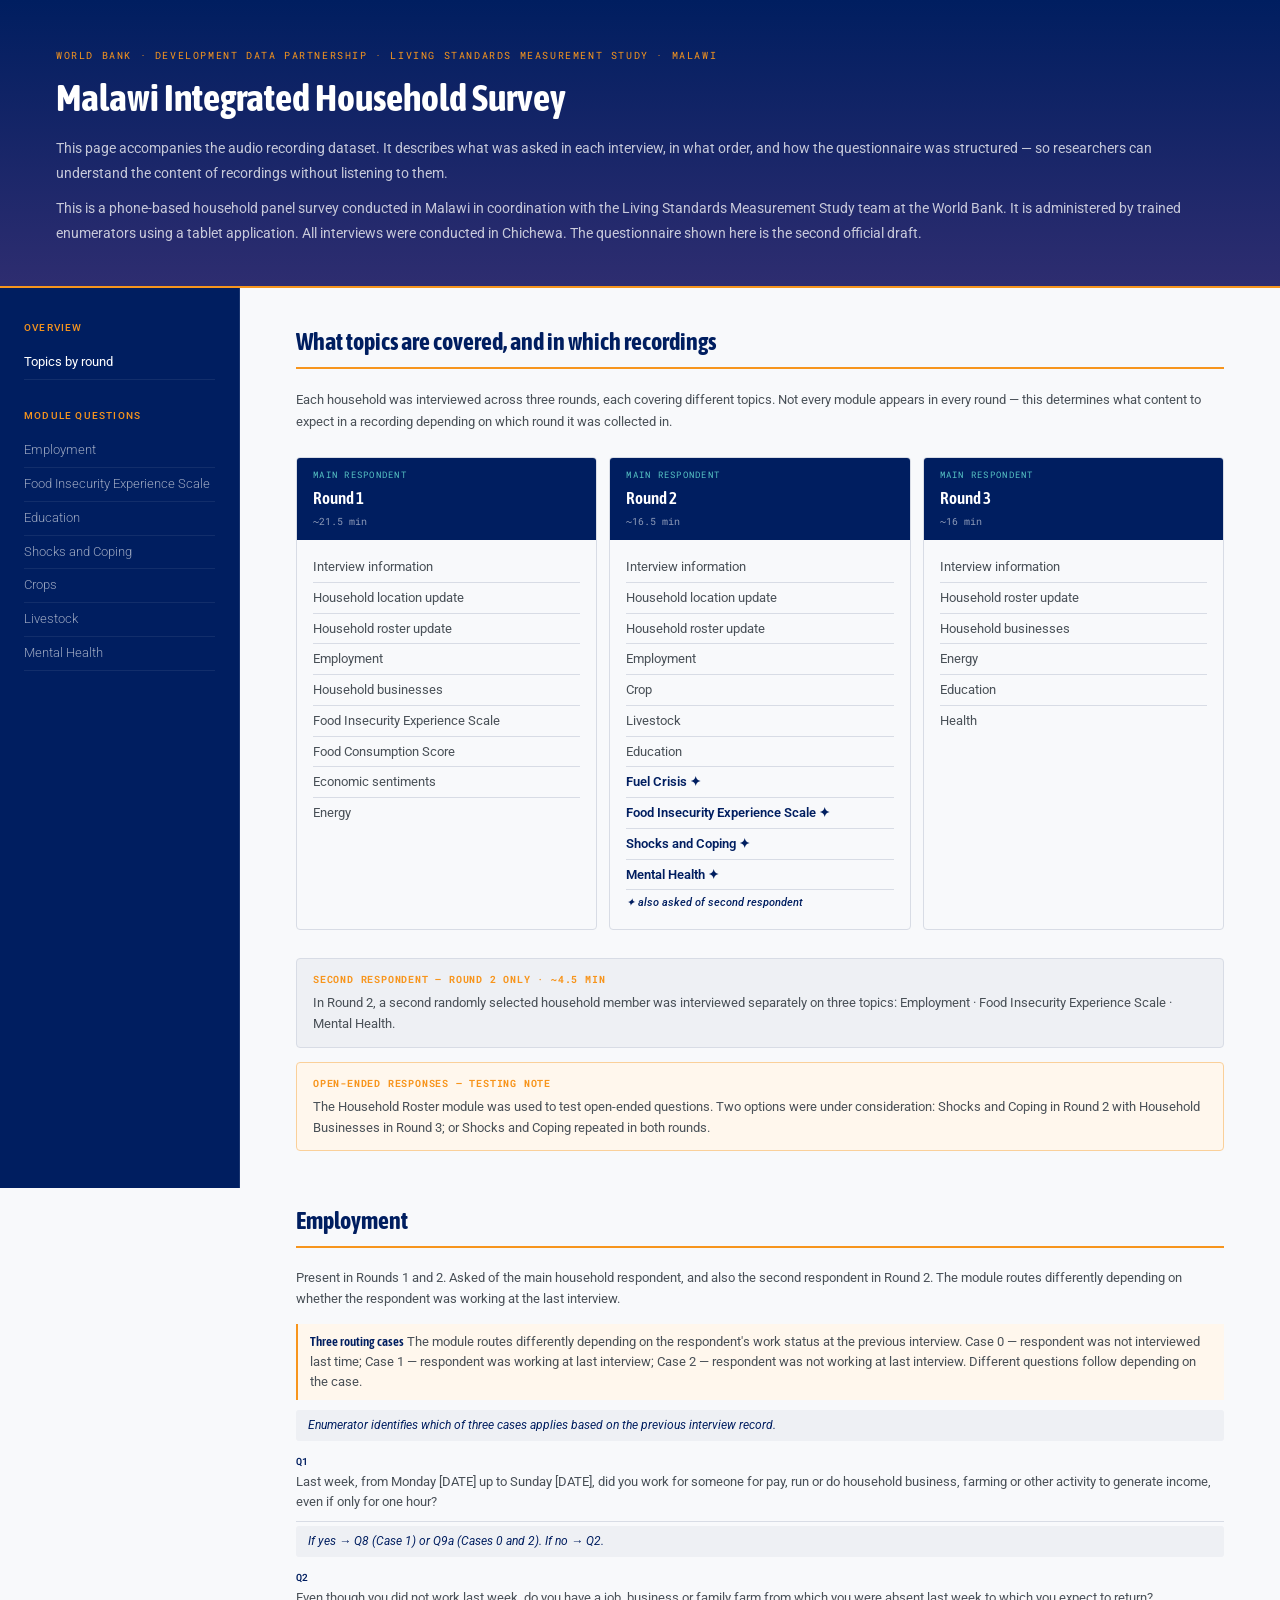
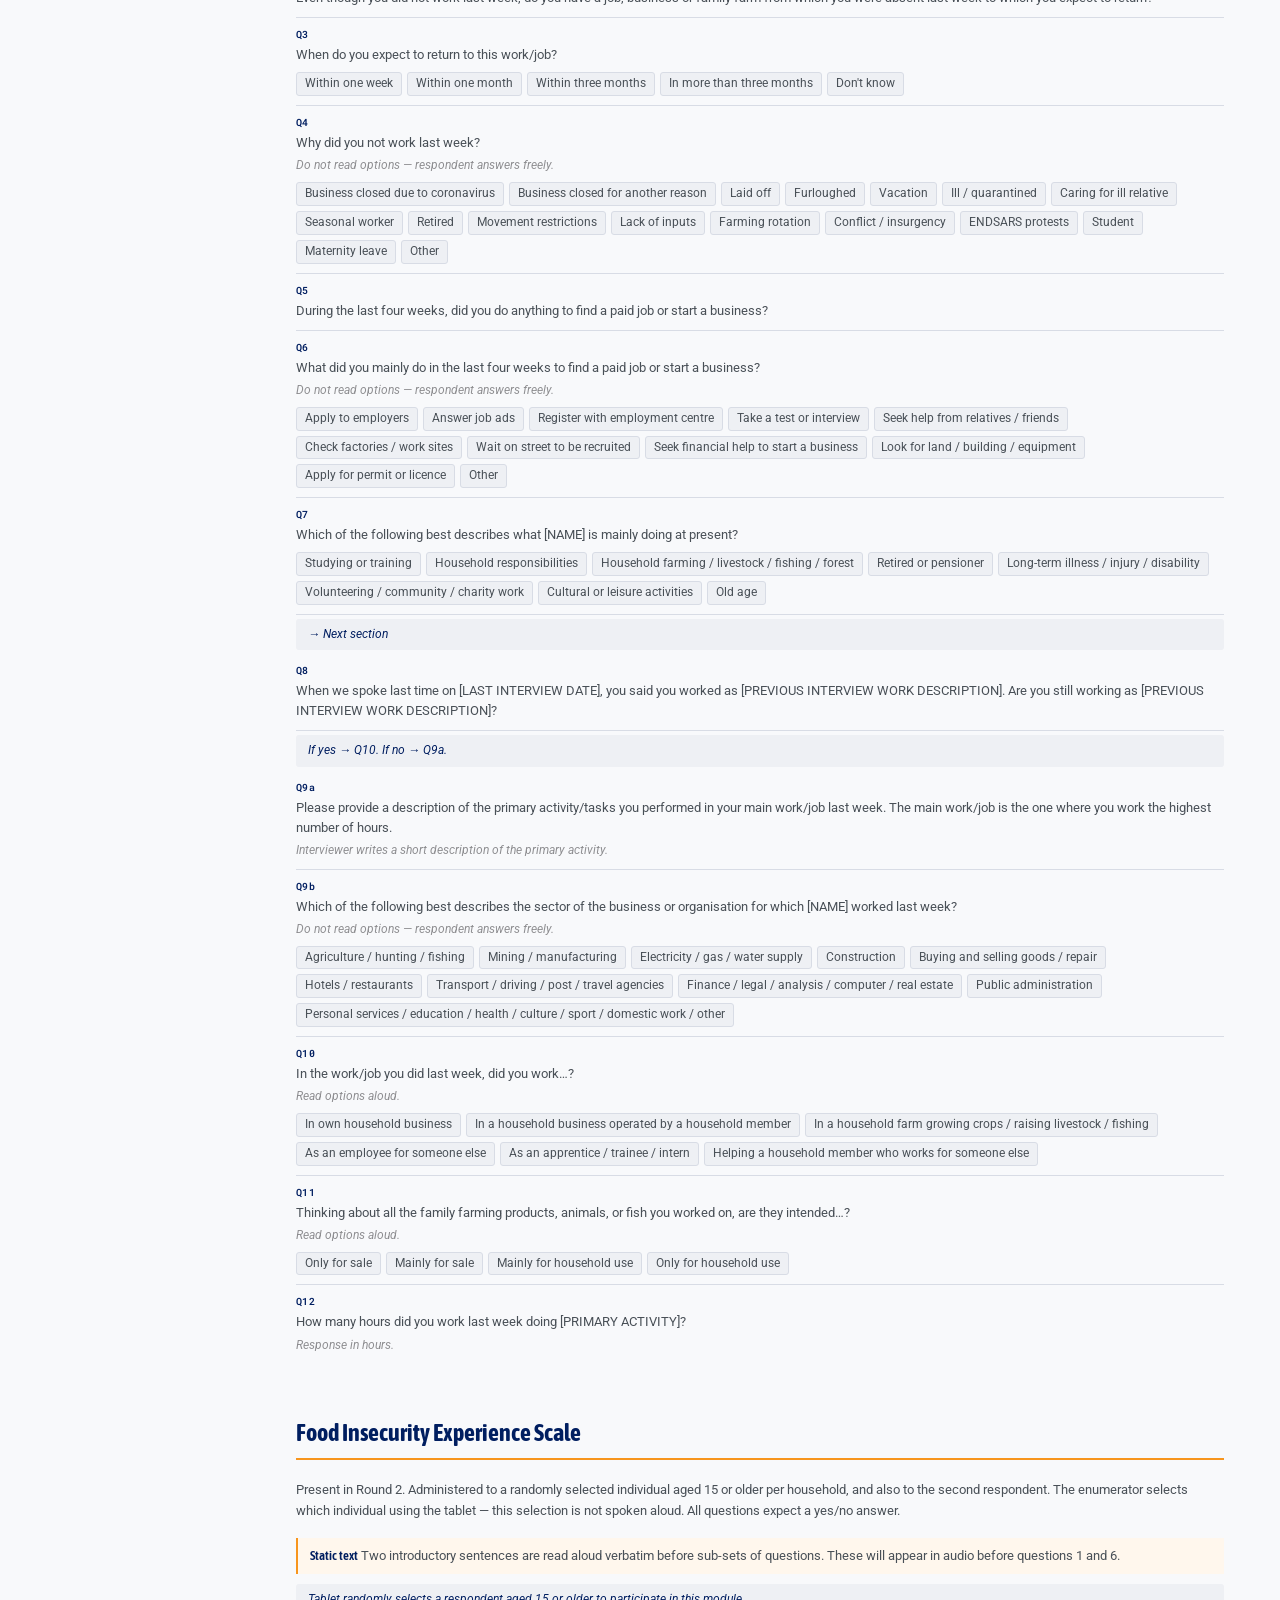
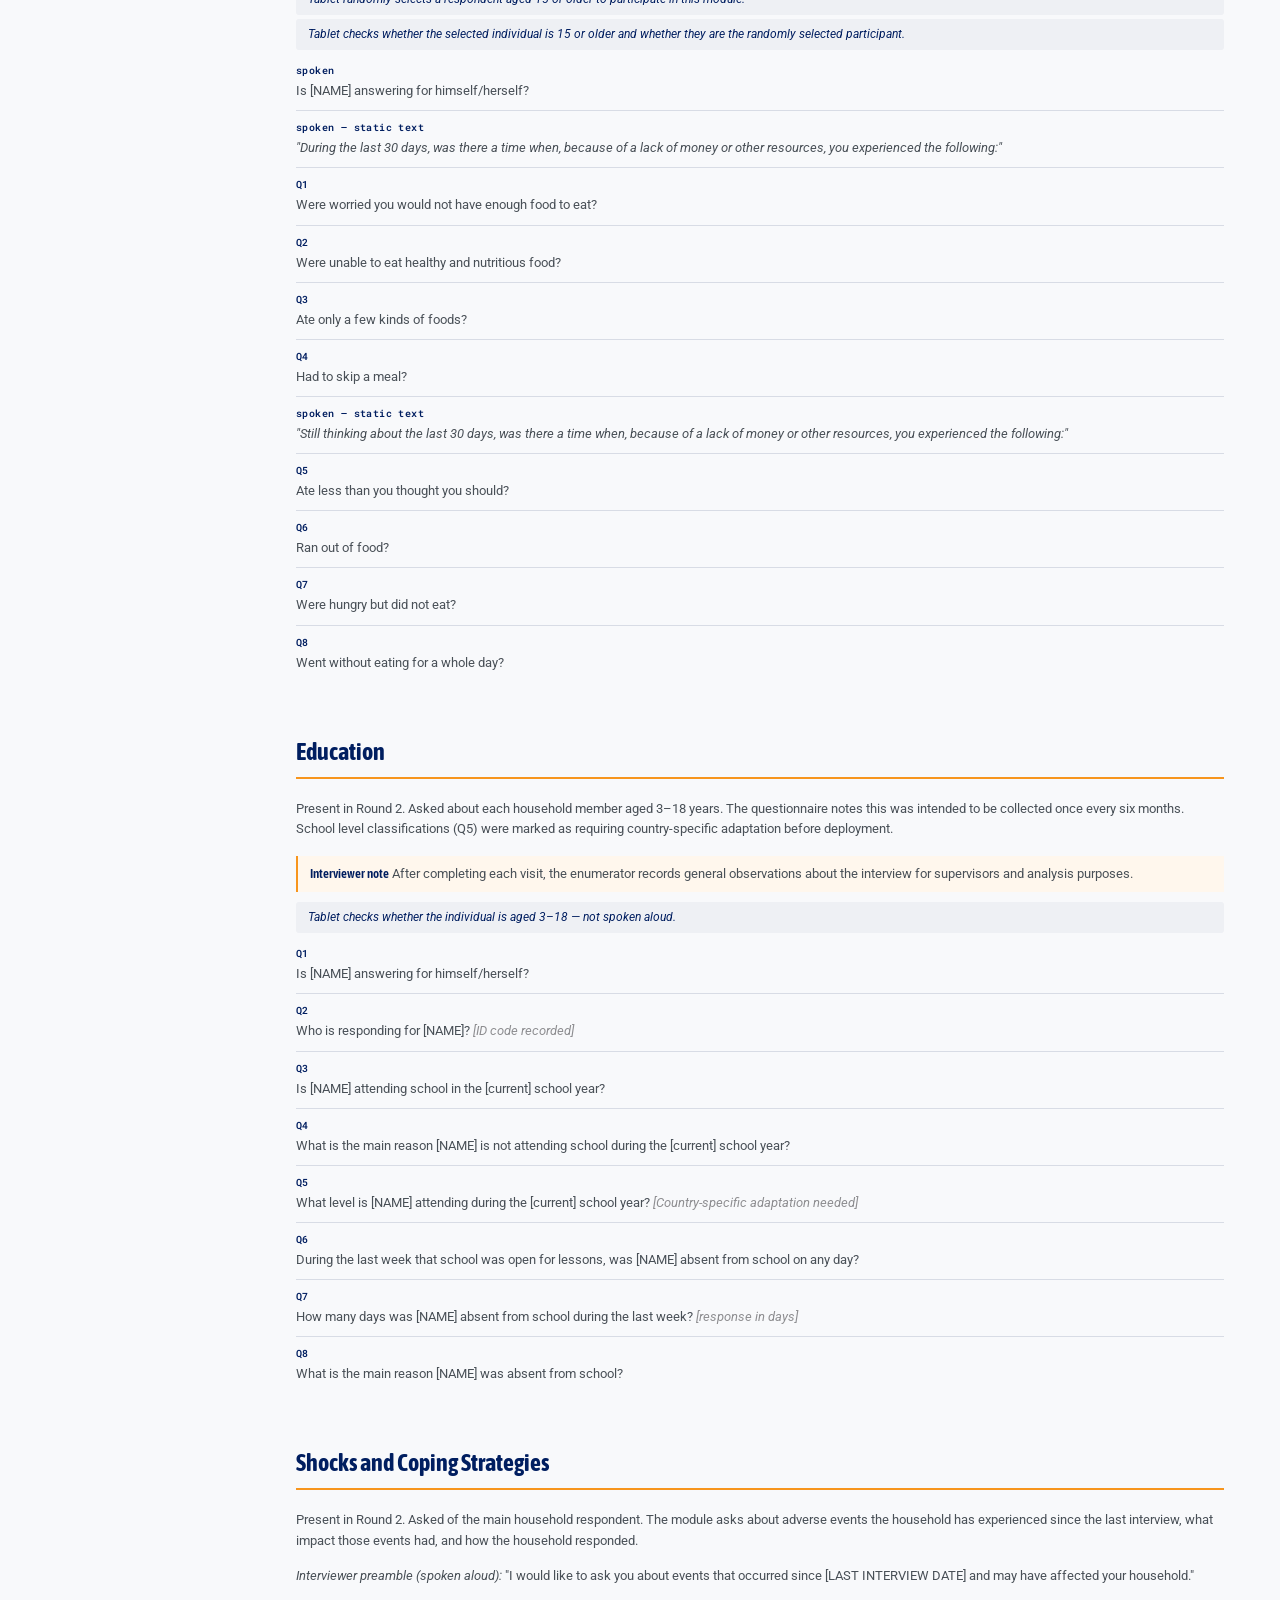
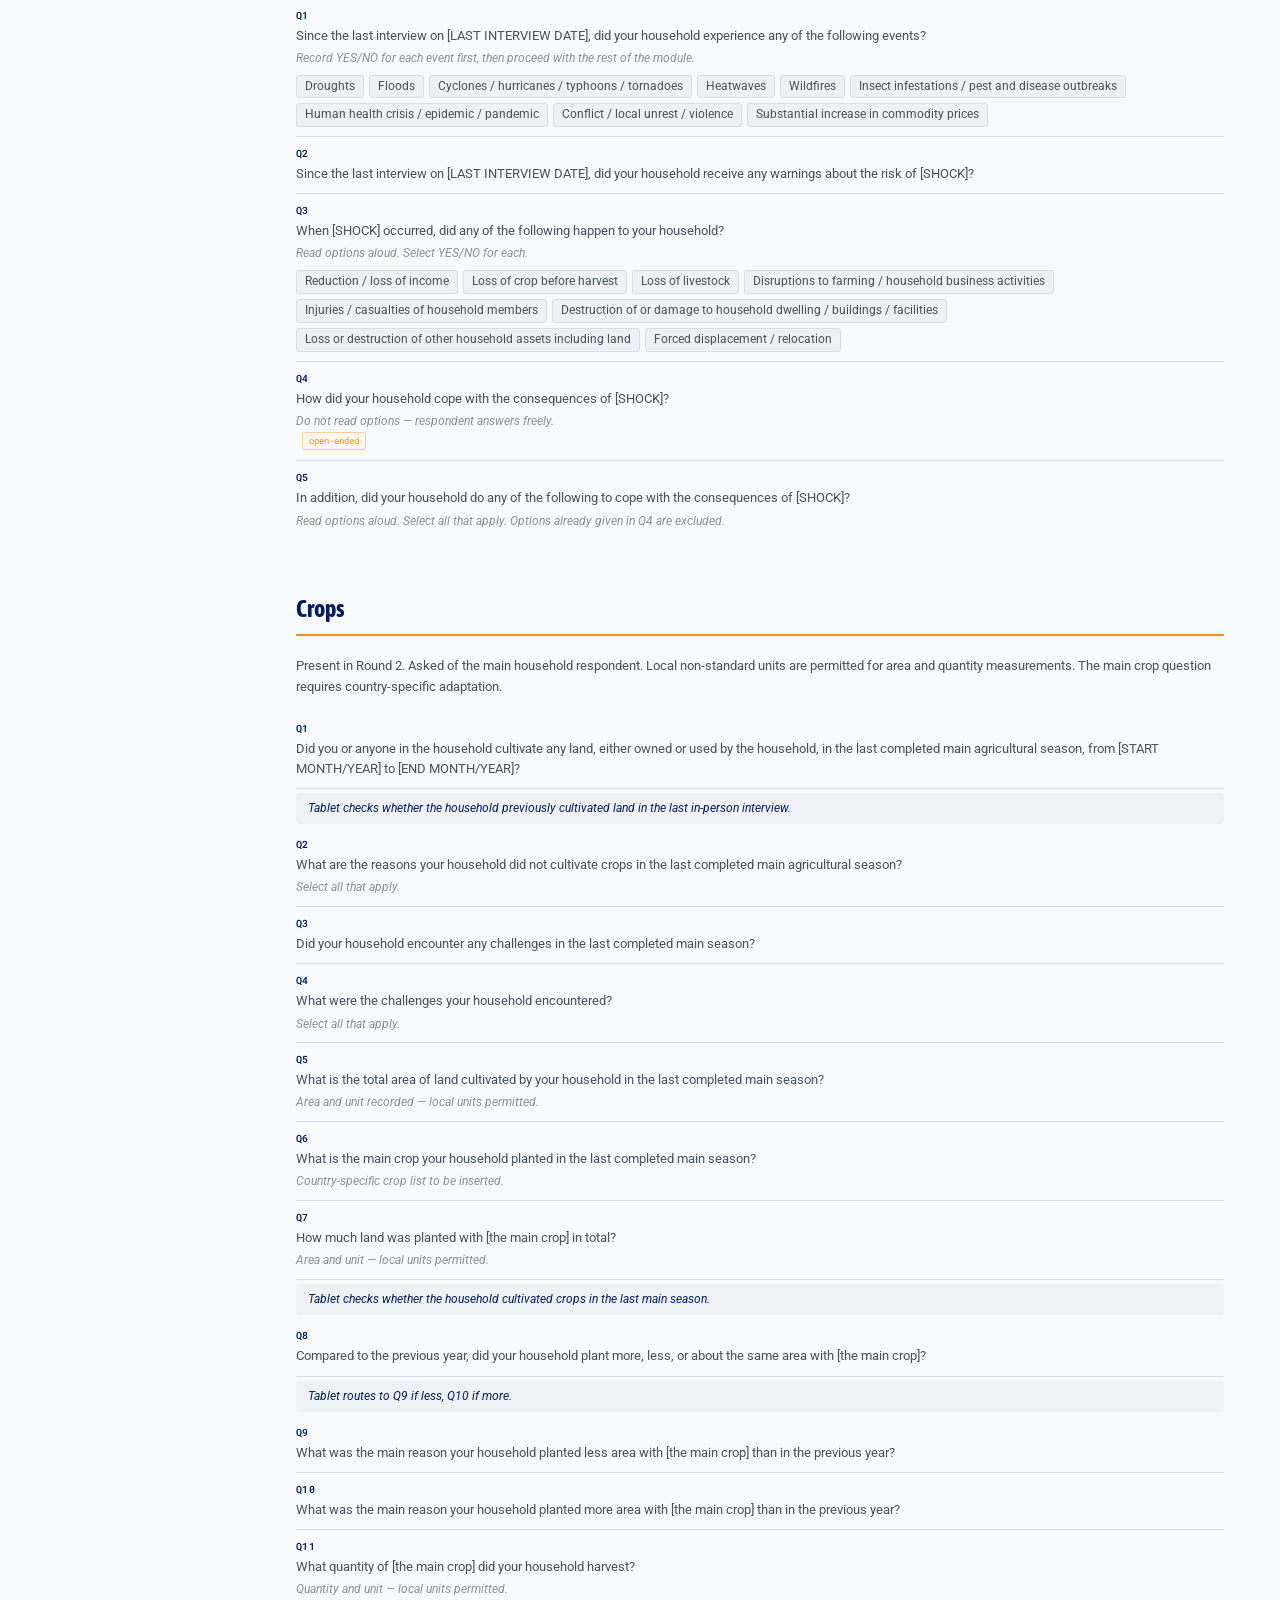
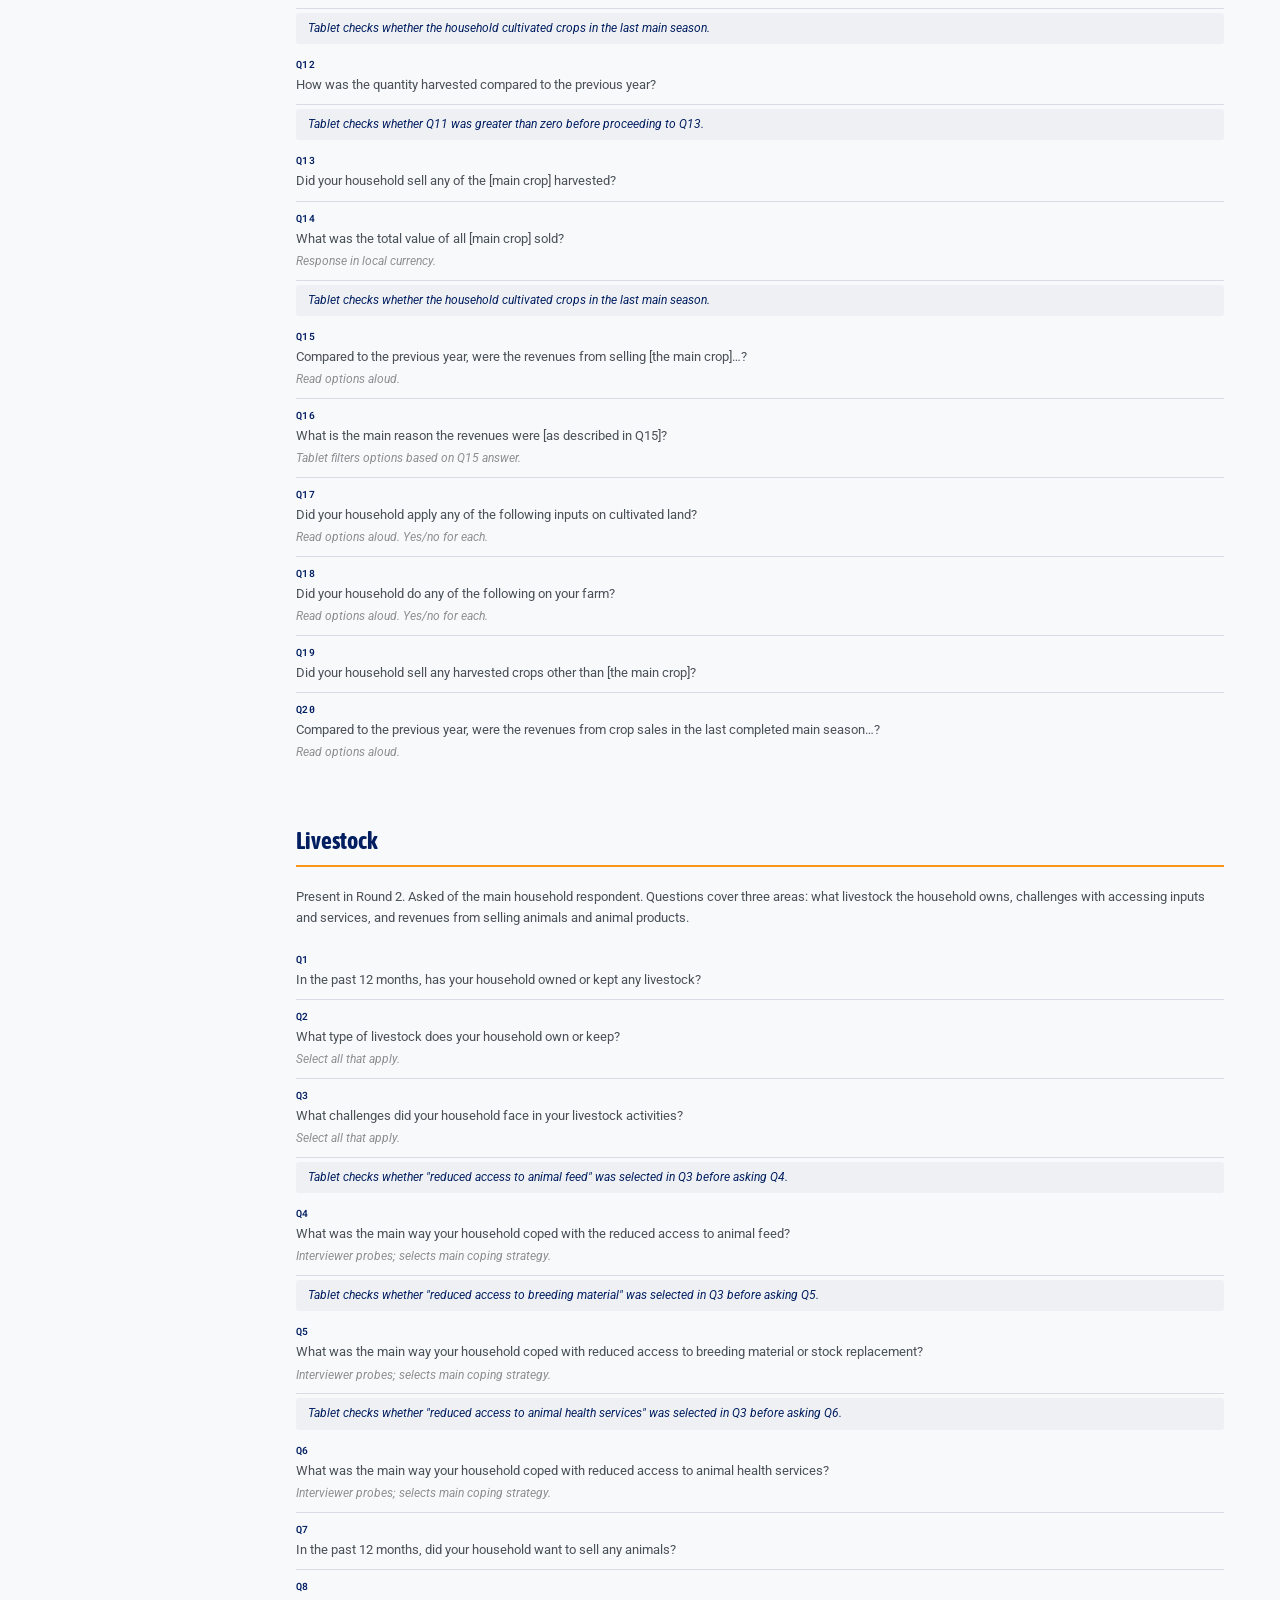
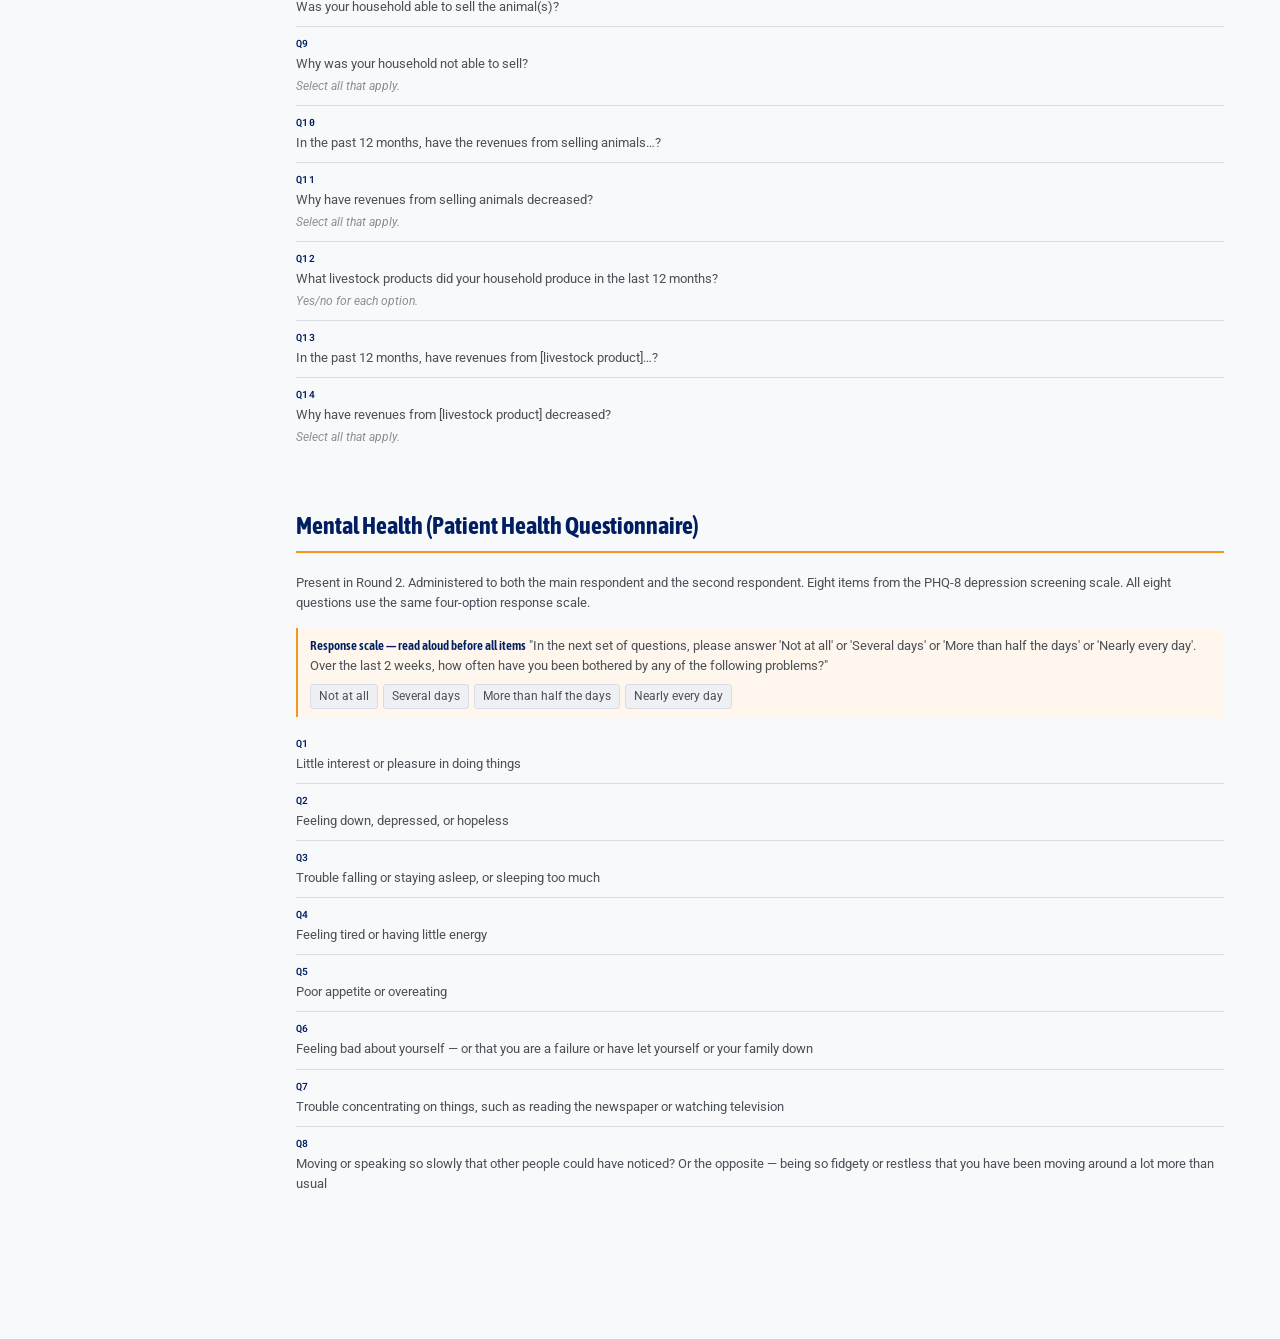
<file: phone-surveys.html>
<!DOCTYPE html>
<html lang="en">
<head>
<meta charset="UTF-8">
<meta name="viewport" content="width=device-width, initial-scale=1.0">
<title>RF Phone Survey Malawi</title>
<link href="https://fonts.googleapis.com/css2?family=Asap+Condensed:wght@400;600;700&family=Roboto:wght@300;400;500&family=Roboto+Mono:wght@400;500&display=swap" rel="stylesheet">
<style>
:root {
  --navy: #001E60;
  --navy-dark: #001545;
  --purple: #2e2d70;
  --orange: #F7951D;
  --orange-dark: #DF6B00;
  --teal: #56C3C4;
  --teal-dark: #3DA3A8;
  --gray-50: #f8f9fb;
  --gray-100: #eef0f4;
  --gray-200: #d8dce5;
  --gray-400: #8e8e91;
  --gray-600: #495057;
  --gray-800: #1a1a2e;
  --radius: 8px;
  --shadow-sm: 0 1px 3px rgba(0,30,96,0.06);
  --shadow-md: 0 4px 12px rgba(0,30,96,0.08);
  /* legacy aliases */
  --bg: var(--gray-50);
  --bg2: var(--gray-100);
  --border: var(--gray-200);
  --ink: var(--gray-800);
  --ink2: var(--gray-600);
  --ink3: var(--gray-400);
  --teal-bg: #e6f7f7;
  --orange-bg: #fff7ed;
  --mono: 'Roboto Mono', monospace;
  --serif: 'Asap Condensed', sans-serif;
  --sans: 'Roboto', sans-serif;
}
* { box-sizing: border-box; margin: 0; padding: 0; }
body { background: var(--gray-50); color: var(--gray-800); font-family: 'Roboto', sans-serif; font-size: 14px; line-height: 1.6; }
h1, h2, h3, h4, h5, h6 { font-family: 'Asap Condensed', sans-serif; line-height: 1.2; }

/* Header */
.header {
  border-bottom: 2px solid var(--ink);
  padding: 36px 48px 28px;
  display: flex;
  align-items: flex-end;
  justify-content: space-between;
  gap: 24px;
  flex-wrap: wrap;
}
.header-left h1 {
  font-family: 'Asap Condensed', sans-serif;
  font-size: 26px;
  font-weight: 600;
  line-height: 1.2;
  margin-bottom: 6px;
}
.header-left p {
  font-size: 13px;
  color: var(--ink3);
  max-width: 480px;
}
.header-right {
  display: flex;
  flex-direction: column;
  align-items: flex-end;
  gap: 6px;
}
.pill-row { display: flex; gap: 6px; flex-wrap: wrap; justify-content: flex-end; }
.pill {
  font-family: 'Roboto Mono', monospace;
  font-size: 10px;
  letter-spacing: 0.07em;
  padding: 3px 9px;
  border: 1px solid var(--border);
  border-radius: 2px;
  color: var(--ink2);
  background: var(--bg2);
}
.pill.hi { border-color: var(--accent); color: var(--accent); background: var(--accent-bg); }

/* Layout */
.layout { display: grid; grid-template-columns: 240px 1fr; min-height: calc(100vh - 130px); }
.sidebar {
  border-right: 1px solid rgba(255,255,255,0.1);
  padding: 32px 0;
  position: sticky;
  top: 0;
  height: 100vh;
  overflow-y: auto;
  background: var(--navy);
}
.sb-group { padding: 0 24px 24px; margin-bottom: 4px; }
.sb-label {
  font-family: 'Roboto', sans-serif;
  font-size: 10px;
  font-weight: 500;
  letter-spacing: 0.12em;
  text-transform: uppercase;
  color: var(--orange);
  margin-bottom: 10px;
  display: block;
}
.sb-link {
  display: block;
  font-family: 'Roboto', sans-serif;
  font-size: 13px;
  font-weight: 300;
  color: rgba(255,255,255,0.6);
  text-decoration: none;
  padding: 6px 0;
  border-bottom: 1px solid rgba(255,255,255,0.07);
  transition: color 0.12s;
}
.sb-link:hover, .sb-link.active { color: #fff; font-weight: 400; }

/* Main */
.main { padding: 40px 56px 80px; }

/* Section */
.sec { margin-bottom: 56px; scroll-margin-top: 24px; }
.sec-head {
  display: flex;
  align-items: baseline;
  gap: 12px;
  padding-bottom: 10px;
  border-bottom: 2px solid var(--orange);
  margin-bottom: 20px;
}
.sec-id { font-family: 'Roboto Mono', monospace; font-size: 10px; color: var(--ink3); }
.sec-title { font-family: 'Asap Condensed', sans-serif; font-size: 24px; font-weight: 700; color: var(--navy); }

/* Module coverage table */
.cov-table { width: 100%; border-collapse: collapse; font-size: 13px; margin-bottom: 4px; }
.cov-table th {
  font-family: 'Roboto Mono', monospace;
  font-size: 9px;
  letter-spacing: 0.12em;
  text-transform: uppercase;
  color: var(--ink3);
  text-align: left;
  padding: 6px 12px;
  border-bottom: 1px solid var(--border);
  background: var(--bg2);
}
.cov-table td { padding: 7px 12px; border-bottom: 1px solid var(--border); vertical-align: top; }
.cov-table tr:last-child td { border-bottom: none; }
.cov-table td:first-child { font-weight: 500; }
.cov-table td:nth-child(2) { font-family: 'Roboto Mono', monospace; font-size: 11px; color: var(--ink3); }
.cov-table td:nth-child(3) { font-family: 'Roboto Mono', monospace; font-size: 11px; }
.cov-table td:nth-child(4) { font-family: 'Roboto Mono', monospace; font-size: 11px; color: var(--ink3); }

/* Respondent block */
.resp-grid { display: grid; grid-template-columns: 1fr 1fr; gap: 12px; margin-bottom: 20px; }
.resp-card { border: 1px solid var(--border); border-radius: 3px; }
.resp-head {
  font-family: 'Roboto Mono', monospace;
  font-size: 10px;
  letter-spacing: 0.1em;
  text-transform: uppercase;
  color: var(--ink2);
  padding: 8px 14px;
  border-bottom: 1px solid var(--border);
  background: var(--bg2);
}
.resp-body { padding: 12px 14px; font-size: 13px; color: var(--ink2); line-height: 1.8; }
.resp-total { font-family: 'Roboto Mono', monospace; font-size: 11px; color: var(--accent); margin-bottom: 6px; }

/* Module cards */
.mod-card { border: 1px solid var(--border); border-radius: 3px; margin-bottom: 12px; }
.mod-head {
  display: flex;
  align-items: center;
  gap: 10px;
  padding: 12px 16px;
  cursor: pointer;
  user-select: none;
  background: var(--bg2);
  border-radius: 3px;
}
.mod-head:hover { background: var(--border); }
.mod-num { font-family: 'Roboto Mono', monospace; font-size: 10px; color: var(--ink3); min-width: 28px; }
.mod-name { font-weight: 500; font-size: 13.5px; flex: 1; }
.mod-tags { display: flex; gap: 6px; align-items: center; }
.tag {
  font-family: 'Roboto Mono', monospace;
  font-size: 9px;
  letter-spacing: 0.06em;
  padding: 2px 6px;
  border-radius: 2px;
  border: 1px solid var(--border);
  color: var(--ink3);
}
.chevron { font-size: 9px; color: var(--ink3); transition: transform 0.15s; }
.chevron.open { transform: rotate(90deg); }
.mod-body { padding: 0 16px 14px; display: none; border-top: 1px solid var(--border); }
.mod-body.open { display: block; }

/* Notes in module body */
.mod-note {
  font-size: 12.5px;
  color: var(--ink2);
  padding: 8px 12px;
  border-left: 2px solid var(--orange);
  margin: 12px 0 8px;
  background: var(--orange-bg);
}
.mod-note strong { color: var(--navy); font-weight: 600; font-family: 'Asap Condensed', sans-serif; }

/* Question list */
.q-list { list-style: none; margin-top: 10px; }
.q-item {
  padding: 9px 0;
  border-bottom: 1px solid var(--border);
  font-size: 13px;
}
.q-item:last-child { border-bottom: none; }
.q-item.not-spoken {
  padding: 6px 12px;
  background: var(--bg2);
  border-radius: 3px;
  border-bottom: none;
  margin: 4px 0;
  font-size: 12px;
  color: var(--navy);
  font-style: italic;
}
.q-n {
  font-family: 'Roboto Mono', monospace;
  font-size: 10px;
  color: var(--navy);
  letter-spacing: 0.04em;
  margin-bottom: 2px;
  font-weight: 600;
}
.q-t { color: var(--ink2); line-height: 1.55; }
.q-instr {
  font-size: 11.5px;
  color: var(--ink3);
  margin-top: 4px;
  font-style: italic;
}
.q-options {
  display: flex;
  flex-wrap: wrap;
  gap: 5px;
  margin-top: 7px;
}
.q-opt {
  font-size: 11.5px;
  background: var(--bg2);
  border: 1px solid var(--border);
  border-radius: 3px;
  padding: 2px 8px;
  color: var(--ink2);
}
.oe-tag {
  display: inline-block;
  font-family: 'Roboto Mono', monospace;
  font-size: 9px;
  padding: 1px 6px;
  background: var(--orange-bg);
  border: 1px solid #fad09a;
  color: var(--orange);
  border-radius: 2px;
  margin-left: 6px;
  vertical-align: middle;
}

/* Shock codes */
.shock-grid { display: grid; grid-template-columns: 1fr 1fr; gap: 0; border: 1px solid var(--border); border-radius: 3px; overflow: hidden; }
.shock-group { padding: 14px 16px; border-right: 1px solid var(--border); }
.shock-group:nth-child(even) { border-right: none; }
.shock-group-label {
  font-family: 'Roboto Mono', monospace;
  font-size: 9px;
  letter-spacing: 0.14em;
  text-transform: uppercase;
  color: var(--ink3);
  margin-bottom: 8px;
  display: block;
}
.shock-row { display: flex; gap: 10px; padding: 4px 0; border-bottom: 1px solid var(--bg2); font-size: 13px; }
.shock-row:last-child { border-bottom: none; }
.shock-code { font-family: 'Roboto Mono', monospace; font-size: 10px; color: var(--ink3); min-width: 28px; padding-top: 1px; }

/* Version diff table */
.diff-table { width: 100%; border-collapse: collapse; font-size: 13px; margin-top: 10px; }
.diff-table th {
  font-family: 'Roboto Mono', monospace;
  font-size: 9px;
  letter-spacing: 0.1em;
  text-transform: uppercase;
  color: var(--ink3);
  padding: 6px 12px;
  text-align: left;
  border-bottom: 1px solid var(--border);
  background: var(--bg2);
}
.diff-table td { padding: 7px 12px; border-bottom: 1px solid var(--border); vertical-align: top; }
.diff-table tr:last-child td { border-bottom: none; }
.diff-table td:first-child { font-family: 'Roboto Mono', monospace; font-size: 11px; }

/* Open-ended note */
.oe-box {
  border: 1px solid #b0ccb0;
  background: #f0f5f0;
  border-radius: 3px;
  padding: 14px 16px;
  font-size: 13px;
  color: var(--ink2);
  margin-bottom: 20px;
}
.oe-box strong { color: #3a5c3a; font-weight: 500; display: block; margin-bottom: 4px; font-family: 'Roboto Mono', monospace; font-size: 11px; letter-spacing: 0.06em; text-transform: uppercase; }

@media (max-width: 780px) {
  .layout { grid-template-columns: 1fr; }
  .sidebar { position: static; height: auto; }
  .header, .main { padding: 24px 20px; }
  .resp-grid, .shock-grid { grid-template-columns: 1fr; }
}
</style>
</head>
<body>

<header style="background-color:#001E60; background-image:linear-gradient(#001E60, #2e2d70); padding: 48px 56px 40px; width:100%;">
  <div style="font-family:'Roboto Mono',monospace; font-size:10px; letter-spacing:0.16em; text-transform:uppercase; color:var(--orange); margin-bottom:12px;">World Bank · Development Data Partnership ·  Living Standards Measurement Study ·  Malawi</div>
  <h1 style="font-family:'Asap Condensed',sans-serif; font-size:38px; font-weight:700; color:#fff; line-height:1.15; margin-bottom:16px;">Malawi Integrated Household Survey</h1>
  <p style="font-family:'Roboto',sans-serif; font-size:14px; color:rgba(255,255,255,0.75); line-height:1.8;">This page accompanies the audio recording dataset. It describes what was asked in each interview, in what order, and how the questionnaire was structured — so researchers can understand the content of recordings without listening to them.</p>
<p style="font-family:'Roboto',sans-serif; font-size:14px; color:rgba(255,255,255,0.75); line-height:1.8; margin-top:10px;">This is a phone-based household panel survey conducted in Malawi in coordination with the Living Standards Measurement Study team at the World Bank. It is administered by trained enumerators using a tablet application. All interviews were conducted in Chichewa. The questionnaire shown here is the second official draft.</p>
</header>

<div style="border-bottom: 2px solid var(--orange);"></div>

<div class="layout">

<nav class="sidebar">
  <div class="sb-group">
    <span class="sb-label">Overview</span>
    <a class="sb-link" href="#structure">Topics by round</a>
  </div>
  <div class="sb-group">
    <span class="sb-label">Module questions</span>
    <a class="sb-link" href="#employment">Employment</a>
    <a class="sb-link" href="#fies">Food Insecurity Experience Scale</a>
    <a class="sb-link" href="#education">Education</a>
    <a class="sb-link" href="#shocks">Shocks and Coping</a>
    <a class="sb-link" href="#crops">Crops</a>
    <a class="sb-link" href="#livestock">Livestock</a>
    <a class="sb-link" href="#mentalhealth">Mental Health</a>
  </div>
</nav>

<main class="main">

<!-- STRUCTURE -->
<section class="sec" id="structure">
  <div class="sec-head">
    <h2 class="sec-title">What topics are covered, and in which recordings</h2>
  </div>

  <p style="font-size:13px; color:var(--ink2); margin-bottom:24px; line-height:1.7;">Each household was interviewed across three rounds, each covering different topics. Not every module appears in every round — this determines what content to expect in a recording depending on which round it was collected in.</p>

  <div style="display:grid; grid-template-columns: 1fr 1fr 1fr; gap: 12px; margin-bottom: 28px;">

    <div style="border:1px solid var(--border); border-radius:4px; overflow:hidden;">
      <div style="background:var(--navy); color:#fff; padding:10px 16px;">
        <div style="font-family:var(--mono); font-size:9px; letter-spacing:0.14em; text-transform:uppercase; color:var(--teal); margin-bottom:2px;">Main respondent</div>
        <div style="font-family:var(--serif); font-size:17px; font-weight:600;">Round 1</div>
        <div style="font-family:var(--mono); font-size:10px; color:rgba(255,255,255,0.55); margin-top:2px;">~21.5 min</div>
      </div>
      <div style="padding:12px 16px; font-size:12.5px; color:var(--ink2); line-height:1.9;">
        <div style="padding:3px 0; border-bottom:1px solid var(--border);">Interview information</div>
        <div style="padding:3px 0; border-bottom:1px solid var(--border);">Household location update</div>
        <div style="padding:3px 0; border-bottom:1px solid var(--border);">Household roster update</div>
        <div style="padding:3px 0; border-bottom:1px solid var(--border);">Employment</div>
        <div style="padding:3px 0; border-bottom:1px solid var(--border);">Household businesses</div>
        <div style="padding:3px 0; border-bottom:1px solid var(--border);">Food Insecurity Experience Scale</div>
        <div style="padding:3px 0; border-bottom:1px solid var(--border);">Food Consumption Score</div>
        <div style="padding:3px 0; border-bottom:1px solid var(--border);">Economic sentiments</div>
        <div style="padding:3px 0;">Energy</div>
      </div>
    </div>

    <div style="border:1px solid var(--border); border-radius:4px; overflow:hidden;">
      <div style="background:var(--navy); color:#fff; padding:10px 16px;">
        <div style="font-family:var(--mono); font-size:9px; letter-spacing:0.14em; text-transform:uppercase; color:var(--teal); margin-bottom:2px;">Main respondent</div>
        <div style="font-family:var(--serif); font-size:17px; font-weight:600;">Round 2</div>
        <div style="font-family:var(--mono); font-size:10px; color:rgba(255,255,255,0.55); margin-top:2px;">~16.5 min</div>
      </div>
      <div style="padding:12px 16px; font-size:12.5px; color:var(--ink2); line-height:1.9;">
        <div style="padding:3px 0; border-bottom:1px solid var(--border);">Interview information</div>
        <div style="padding:3px 0; border-bottom:1px solid var(--border);">Household location update</div>
        <div style="padding:3px 0; border-bottom:1px solid var(--border);">Household roster update</div>
        <div style="padding:3px 0; border-bottom:1px solid var(--border);">Employment</div>
        <div style="padding:3px 0; border-bottom:1px solid var(--border);">Crop</div>
        <div style="padding:3px 0; border-bottom:1px solid var(--border);">Livestock</div>
        <div style="padding:3px 0; border-bottom:1px solid var(--border);">Education</div>
        <div style="padding:3px 0; border-bottom:1px solid var(--border); color:var(--navy); font-weight:600;">Fuel Crisis ✦</div>
        <div style="padding:3px 0; border-bottom:1px solid var(--border); color:var(--navy); font-weight:600;">Food Insecurity Experience Scale ✦</div>
        <div style="padding:3px 0; border-bottom:1px solid var(--border); color:var(--navy); font-weight:600;">Shocks and Coping ✦</div>
        <div style="padding:3px 0; border-bottom:1px solid var(--border); color:var(--navy); font-weight:600;">Mental Health ✦</div>
        <div style="padding:3px 0; font-size:11px; color:var(--navy); font-style:italic; font-weight:500;">✦ also asked of second respondent</div>
      </div>
    </div>

    <div style="border:1px solid var(--border); border-radius:4px; overflow:hidden;">
      <div style="background:var(--navy); color:#fff; padding:10px 16px;">
        <div style="font-family:var(--mono); font-size:9px; letter-spacing:0.14em; text-transform:uppercase; color:var(--teal); margin-bottom:2px;">Main respondent</div>
        <div style="font-family:var(--serif); font-size:17px; font-weight:600;">Round 3</div>
        <div style="font-family:var(--mono); font-size:10px; color:rgba(255,255,255,0.55); margin-top:2px;">~16 min</div>
      </div>
      <div style="padding:12px 16px; font-size:12.5px; color:var(--ink2); line-height:1.9;">
        <div style="padding:3px 0; border-bottom:1px solid var(--border);">Interview information</div>
        <div style="padding:3px 0; border-bottom:1px solid var(--border);">Household roster update</div>
        <div style="padding:3px 0; border-bottom:1px solid var(--border);">Household businesses</div>
        <div style="padding:3px 0; border-bottom:1px solid var(--border);">Energy</div>
        <div style="padding:3px 0; border-bottom:1px solid var(--border);">Education</div>
        <div style="padding:3px 0;">Health</div>
      </div>
    </div>

  </div>

  <div style="background:var(--bg2); border:1px solid var(--border); border-radius:4px; padding:12px 16px; font-size:12.5px; color:var(--ink2); line-height:1.7;">
    <strong style="font-family:var(--mono); font-size:10px; letter-spacing:0.08em; text-transform:uppercase; color:var(--orange); display:block; margin-bottom:4px;">Second respondent — Round 2 only · ~4.5 min</strong>
    In Round 2, a second randomly selected household member was interviewed separately on three topics: Employment · Food Insecurity Experience Scale · Mental Health.
  </div>

  <div style="margin-top:14px; background:var(--orange-bg); border:1px solid #fad09a; border-radius:4px; padding:12px 16px; font-size:12.5px; color:var(--ink2); line-height:1.7;">
    <strong style="font-family:var(--mono); font-size:10px; letter-spacing:0.08em; text-transform:uppercase; color:var(--orange); display:block; margin-bottom:4px;">Open-ended responses — testing note</strong>
    The Household Roster module was used to test open-ended questions. Two options were under consideration: Shocks and Coping in Round 2 with Household Businesses in Round 3; or Shocks and Coping repeated in both rounds.
  </div>

</section>

<!-- EMPLOYMENT -->
<section class="sec" id="employment">
  <div class="sec-head">
    <h2 class="sec-title">Employment</h2>
  </div>
  <p style="font-size:13px; color:var(--ink2); margin-bottom:14px;">Present in Rounds 1 and 2. Asked of the main household respondent, and also the second respondent in Round 2. The module routes differently depending on whether the respondent was working at the last interview.</p>

  <div class="mod-note">
    <strong>Three routing cases</strong> The module routes differently depending on the respondent's work status at the previous interview. Case 0 — respondent was not interviewed last time; Case 1 — respondent was working at last interview; Case 2 — respondent was not working at last interview. Different questions follow depending on the case.
  </div>

  <ul class="q-list">
    <li class="q-item not-spoken">Enumerator identifies which of three cases applies based on the previous interview record.</li>
    <li class="q-item"><div class="q-n">Q1</div><div class="q-t">Last week, from Monday [DATE] up to Sunday [DATE], did you work for someone for pay, run or do household business, farming or other activity to generate income, even if only for one hour?</div></li>
    <li class="q-item not-spoken">If yes → Q8 (Case 1) or Q9a (Cases 0 and 2). If no → Q2.</li>
    <li class="q-item"><div class="q-n">Q2</div><div class="q-t">Even though you did not work last week, do you have a job, business or family farm from which you were absent last week to which you expect to return?</div></li>
    <li class="q-item"><div class="q-n">Q3</div><div class="q-t">When do you expect to return to this work/job?<div class="q-options"><span class="q-opt">Within one week</span><span class="q-opt">Within one month</span><span class="q-opt">Within three months</span><span class="q-opt">In more than three months</span><span class="q-opt">Don't know</span></div></div></li>
    <li class="q-item"><div class="q-n">Q4</div><div class="q-t">Why did you not work last week?<div class="q-instr">Do not read options — respondent answers freely.</div><div class="q-options"><span class="q-opt">Business closed due to coronavirus</span><span class="q-opt">Business closed for another reason</span><span class="q-opt">Laid off</span><span class="q-opt">Furloughed</span><span class="q-opt">Vacation</span><span class="q-opt">Ill / quarantined</span><span class="q-opt">Caring for ill relative</span><span class="q-opt">Seasonal worker</span><span class="q-opt">Retired</span><span class="q-opt">Movement restrictions</span><span class="q-opt">Lack of inputs</span><span class="q-opt">Farming rotation</span><span class="q-opt">Conflict / insurgency</span><span class="q-opt">ENDSARS protests</span><span class="q-opt">Student</span><span class="q-opt">Maternity leave</span><span class="q-opt">Other</span></div></div></li>
    <li class="q-item"><div class="q-n">Q5</div><div class="q-t">During the last four weeks, did you do anything to find a paid job or start a business?</div></li>
    <li class="q-item"><div class="q-n">Q6</div><div class="q-t">What did you mainly do in the last four weeks to find a paid job or start a business?<div class="q-instr">Do not read options — respondent answers freely.</div><div class="q-options"><span class="q-opt">Apply to employers</span><span class="q-opt">Answer job ads</span><span class="q-opt">Register with employment centre</span><span class="q-opt">Take a test or interview</span><span class="q-opt">Seek help from relatives / friends</span><span class="q-opt">Check factories / work sites</span><span class="q-opt">Wait on street to be recruited</span><span class="q-opt">Seek financial help to start a business</span><span class="q-opt">Look for land / building / equipment</span><span class="q-opt">Apply for permit or licence</span><span class="q-opt">Other</span></div></div></li>
    <li class="q-item"><div class="q-n">Q7</div><div class="q-t">Which of the following best describes what [NAME] is mainly doing at present?<div class="q-options"><span class="q-opt">Studying or training</span><span class="q-opt">Household responsibilities</span><span class="q-opt">Household farming / livestock / fishing / forest</span><span class="q-opt">Retired or pensioner</span><span class="q-opt">Long-term illness / injury / disability</span><span class="q-opt">Volunteering / community / charity work</span><span class="q-opt">Cultural or leisure activities</span><span class="q-opt">Old age</span></div></div></li>
    <li class="q-item not-spoken">→ Next section</li>
    <li class="q-item"><div class="q-n">Q8</div><div class="q-t">When we spoke last time on [LAST INTERVIEW DATE], you said you worked as [PREVIOUS INTERVIEW WORK DESCRIPTION]. Are you still working as [PREVIOUS INTERVIEW WORK DESCRIPTION]?</div></li>
    <li class="q-item not-spoken">If yes → Q10. If no → Q9a.</li>
    <li class="q-item"><div class="q-n">Q9a</div><div class="q-t">Please provide a description of the primary activity/tasks you performed in your main work/job last week. The main work/job is the one where you work the highest number of hours.<div class="q-instr">Interviewer writes a short description of the primary activity.</div></div></li>
    <li class="q-item"><div class="q-n">Q9b</div><div class="q-t">Which of the following best describes the sector of the business or organisation for which [NAME] worked last week?<div class="q-instr">Do not read options — respondent answers freely.</div><div class="q-options"><span class="q-opt">Agriculture / hunting / fishing</span><span class="q-opt">Mining / manufacturing</span><span class="q-opt">Electricity / gas / water supply</span><span class="q-opt">Construction</span><span class="q-opt">Buying and selling goods / repair</span><span class="q-opt">Hotels / restaurants</span><span class="q-opt">Transport / driving / post / travel agencies</span><span class="q-opt">Finance / legal / analysis / computer / real estate</span><span class="q-opt">Public administration</span><span class="q-opt">Personal services / education / health / culture / sport / domestic work / other</span></div></div></li>
    <li class="q-item"><div class="q-n">Q10</div><div class="q-t">In the work/job you did last week, did you work…?<div class="q-instr">Read options aloud.</div><div class="q-options"><span class="q-opt">In own household business</span><span class="q-opt">In a household business operated by a household member</span><span class="q-opt">In a household farm growing crops / raising livestock / fishing</span><span class="q-opt">As an employee for someone else</span><span class="q-opt">As an apprentice / trainee / intern</span><span class="q-opt">Helping a household member who works for someone else</span></div></div></li>
    <li class="q-item"><div class="q-n">Q11</div><div class="q-t">Thinking about all the family farming products, animals, or fish you worked on, are they intended…?<div class="q-instr">Read options aloud.</div><div class="q-options"><span class="q-opt">Only for sale</span><span class="q-opt">Mainly for sale</span><span class="q-opt">Mainly for household use</span><span class="q-opt">Only for household use</span></div></div></li>
    <li class="q-item"><div class="q-n">Q12</div><div class="q-t">How many hours did you work last week doing [PRIMARY ACTIVITY]?<div class="q-instr">Response in hours.</div></div></li>
  </ul>
</section>

<!-- FIES -->
<section class="sec" id="fies">
  <div class="sec-head">
    <h2 class="sec-title">Food Insecurity Experience Scale</h2>
  </div>
  <p style="font-size:13px; color:var(--ink2); margin-bottom:16px;">Present in Round 2. Administered to a randomly selected individual aged 15 or older per household, and also to the second respondent. The enumerator selects which individual using the tablet — this selection is not spoken aloud. All questions expect a yes/no answer.</p>

  <div class="mod-note">
    <strong>Static text</strong> Two introductory sentences are read aloud verbatim before sub-sets of questions. These will appear in audio before questions 1 and 6.
  </div>

  <ul class="q-list">
    <li class="q-item not-spoken">Tablet randomly selects a respondent aged 15 or older to participate in this module.</li>
    <li class="q-item not-spoken">Tablet checks whether the selected individual is 15 or older and whether they are the randomly selected participant.</li>
    <li class="q-item"><div class="q-n">spoken</div><div class="q-t">Is [NAME] answering for himself/herself?</div></li>
    <li class="q-item"><div class="q-n">spoken — static text</div><div class="q-t"><em>"During the last 30 days, was there a time when, because of a lack of money or other resources, you experienced the following:"</em></div></li>
    <li class="q-item"><div class="q-n">Q1</div><div class="q-t">Were worried you would not have enough food to eat?</div></li>
    <li class="q-item"><div class="q-n">Q2</div><div class="q-t">Were unable to eat healthy and nutritious food?</div></li>
    <li class="q-item"><div class="q-n">Q3</div><div class="q-t">Ate only a few kinds of foods?</div></li>
    <li class="q-item"><div class="q-n">Q4</div><div class="q-t">Had to skip a meal?</div></li>
    <li class="q-item"><div class="q-n">spoken — static text</div><div class="q-t"><em>"Still thinking about the last 30 days, was there a time when, because of a lack of money or other resources, you experienced the following:"</em></div></li>
    <li class="q-item"><div class="q-n">Q5</div><div class="q-t">Ate less than you thought you should?</div></li>
    <li class="q-item"><div class="q-n">Q6</div><div class="q-t">Ran out of food?</div></li>
    <li class="q-item"><div class="q-n">Q7</div><div class="q-t">Were hungry but did not eat?</div></li>
    <li class="q-item"><div class="q-n">Q8</div><div class="q-t">Went without eating for a whole day?</div></li>
  </ul>
</section>

<!-- EDUCATION -->
<section class="sec" id="education">
  <div class="sec-head">
    <h2 class="sec-title">Education</h2>
  </div>
  <p style="font-size:13px; color:var(--ink2); margin-bottom:16px;">Present in Round 2. Asked about each household member aged 3–18 years. The questionnaire notes this was intended to be collected once every six months. School level classifications (Q5) were marked as requiring country-specific adaptation before deployment.</p>

  <div class="mod-note">
    <strong>Interviewer note</strong> After completing each visit, the enumerator records general observations about the interview for supervisors and analysis purposes.
  </div>

  <ul class="q-list">
    <li class="q-item not-spoken">Tablet checks whether the individual is aged 3–18 — not spoken aloud.</li>
    <li class="q-item"><div class="q-n">Q1</div><div class="q-t">Is [NAME] answering for himself/herself?</div></li>
    <li class="q-item"><div class="q-n">Q2</div><div class="q-t">Who is responding for [NAME]? <em style="color:var(--ink3)">[ID code recorded]</em></div></li>
    <li class="q-item"><div class="q-n">Q3</div><div class="q-t">Is [NAME] attending school in the [current] school year?</div></li>
    <li class="q-item"><div class="q-n">Q4</div><div class="q-t">What is the main reason [NAME] is not attending school during the [current] school year?</div></li>
    <li class="q-item"><div class="q-n">Q5</div><div class="q-t">What level is [NAME] attending during the [current] school year? <em style="color:var(--ink3)">[Country-specific adaptation needed]</em></div></li>
    <li class="q-item"><div class="q-n">Q6</div><div class="q-t">During the last week that school was open for lessons, was [NAME] absent from school on any day?</div></li>
    <li class="q-item"><div class="q-n">Q7</div><div class="q-t">How many days was [NAME] absent from school during the last week? <em style="color:var(--ink3)">[response in days]</em></div></li>
    <li class="q-item"><div class="q-n">Q8</div><div class="q-t">What is the main reason [NAME] was absent from school?</div></li>
  </ul>
</section>

<!-- SHOCKS -->
<section class="sec" id="shocks">
  <div class="sec-head">
    <h2 class="sec-title">Shocks and Coping Strategies</h2>
  </div>
  <p style="font-size:13px; color:var(--ink2); margin-bottom:14px;">Present in Round 2. Asked of the main household respondent. The module asks about adverse events the household has experienced since the last interview, what impact those events had, and how the household responded.</p>

  <p style="font-size:13px; color:var(--ink2); margin-bottom:12px;"><em>Interviewer preamble (spoken aloud):</em> "I would like to ask you about events that occurred since [LAST INTERVIEW DATE] and may have affected your household."</p>

  <ul class="q-list">
    <li class="q-item"><div class="q-n">Q1</div><div class="q-t">Since the last interview on [LAST INTERVIEW DATE], did your household experience any of the following events?<div class="q-instr">Record YES/NO for each event first, then proceed with the rest of the module.</div><div class="q-options"><span class="q-opt">Droughts</span><span class="q-opt">Floods</span><span class="q-opt">Cyclones / hurricanes / typhoons / tornadoes</span><span class="q-opt">Heatwaves</span><span class="q-opt">Wildfires</span><span class="q-opt">Insect infestations / pest and disease outbreaks</span><span class="q-opt">Human health crisis / epidemic / pandemic</span><span class="q-opt">Conflict / local unrest / violence</span><span class="q-opt">Substantial increase in commodity prices</span></div></div></li>
    <li class="q-item"><div class="q-n">Q2</div><div class="q-t">Since the last interview on [LAST INTERVIEW DATE], did your household receive any warnings about the risk of [SHOCK]?</div></li>
    <li class="q-item"><div class="q-n">Q3</div><div class="q-t">When [SHOCK] occurred, did any of the following happen to your household?<div class="q-instr">Read options aloud. Select YES/NO for each.</div><div class="q-options"><span class="q-opt">Reduction / loss of income</span><span class="q-opt">Loss of crop before harvest</span><span class="q-opt">Loss of livestock</span><span class="q-opt">Disruptions to farming / household business activities</span><span class="q-opt">Injuries / casualties of household members</span><span class="q-opt">Destruction of or damage to household dwelling / buildings / facilities</span><span class="q-opt">Loss or destruction of other household assets including land</span><span class="q-opt">Forced displacement / relocation</span></div></div></li>
    <li class="q-item"><div class="q-n">Q4</div><div class="q-t">How did your household cope with the consequences of [SHOCK]?<div class="q-instr">Do not read options — respondent answers freely.</div></div> <span class="oe-tag">open-ended</span></li>
    <li class="q-item"><div class="q-n">Q5</div><div class="q-t">In addition, did your household do any of the following to cope with the consequences of [SHOCK]?<div class="q-instr">Read options aloud. Select all that apply. Options already given in Q4 are excluded.</div></div></li>
  </ul>
</section>

<!-- CROPS -->
<section class="sec" id="crops">
  <div class="sec-head">
    <h2 class="sec-title">Crops</h2>
  </div>
  <p style="font-size:13px; color:var(--ink2); margin-bottom:14px;">Present in Round 2. Asked of the main household respondent. Local non-standard units are permitted for area and quantity measurements. The main crop question requires country-specific adaptation.</p>

  <ul class="q-list">
    <li class="q-item"><div class="q-n">Q1</div><div class="q-t">Did you or anyone in the household cultivate any land, either owned or used by the household, in the last completed main agricultural season, from [START MONTH/YEAR] to [END MONTH/YEAR]?</div></li>
    <li class="q-item not-spoken">Tablet checks whether the household previously cultivated land in the last in-person interview.</li>
    <li class="q-item"><div class="q-n">Q2</div><div class="q-t">What are the reasons your household did not cultivate crops in the last completed main agricultural season?<div class="q-instr">Select all that apply.</div></div></li>
    <li class="q-item"><div class="q-n">Q3</div><div class="q-t">Did your household encounter any challenges in the last completed main season?</div></li>
    <li class="q-item"><div class="q-n">Q4</div><div class="q-t">What were the challenges your household encountered?<div class="q-instr">Select all that apply.</div></div></li>
    <li class="q-item"><div class="q-n">Q5</div><div class="q-t">What is the total area of land cultivated by your household in the last completed main season?<div class="q-instr">Area and unit recorded — local units permitted.</div></div></li>
    <li class="q-item"><div class="q-n">Q6</div><div class="q-t">What is the main crop your household planted in the last completed main season?<div class="q-instr">Country-specific crop list to be inserted.</div></div></li>
    <li class="q-item"><div class="q-n">Q7</div><div class="q-t">How much land was planted with [the main crop] in total?<div class="q-instr">Area and unit — local units permitted.</div></div></li>
    <li class="q-item not-spoken">Tablet checks whether the household cultivated crops in the last main season.</li>
    <li class="q-item"><div class="q-n">Q8</div><div class="q-t">Compared to the previous year, did your household plant more, less, or about the same area with [the main crop]?</div></li>
    <li class="q-item not-spoken">Tablet routes to Q9 if less, Q10 if more.</li>
    <li class="q-item"><div class="q-n">Q9</div><div class="q-t">What was the main reason your household planted less area with [the main crop] than in the previous year?</div></li>
    <li class="q-item"><div class="q-n">Q10</div><div class="q-t">What was the main reason your household planted more area with [the main crop] than in the previous year?</div></li>
    <li class="q-item"><div class="q-n">Q11</div><div class="q-t">What quantity of [the main crop] did your household harvest?<div class="q-instr">Quantity and unit — local units permitted.</div></div></li>
    <li class="q-item not-spoken">Tablet checks whether the household cultivated crops in the last main season.</li>
    <li class="q-item"><div class="q-n">Q12</div><div class="q-t">How was the quantity harvested compared to the previous year?</div></li>
    <li class="q-item not-spoken">Tablet checks whether Q11 was greater than zero before proceeding to Q13.</li>
    <li class="q-item"><div class="q-n">Q13</div><div class="q-t">Did your household sell any of the [main crop] harvested?</div></li>
    <li class="q-item"><div class="q-n">Q14</div><div class="q-t">What was the total value of all [main crop] sold?<div class="q-instr">Response in local currency.</div></div></li>
    <li class="q-item not-spoken">Tablet checks whether the household cultivated crops in the last main season.</li>
    <li class="q-item"><div class="q-n">Q15</div><div class="q-t">Compared to the previous year, were the revenues from selling [the main crop]…?<div class="q-instr">Read options aloud.</div></div></li>
    <li class="q-item"><div class="q-n">Q16</div><div class="q-t">What is the main reason the revenues were [as described in Q15]?<div class="q-instr">Tablet filters options based on Q15 answer.</div></div></li>
    <li class="q-item"><div class="q-n">Q17</div><div class="q-t">Did your household apply any of the following inputs on cultivated land?<div class="q-instr">Read options aloud. Yes/no for each.</div></div></li>
    <li class="q-item"><div class="q-n">Q18</div><div class="q-t">Did your household do any of the following on your farm?<div class="q-instr">Read options aloud. Yes/no for each.</div></div></li>
    <li class="q-item"><div class="q-n">Q19</div><div class="q-t">Did your household sell any harvested crops other than [the main crop]?</div></li>
    <li class="q-item"><div class="q-n">Q20</div><div class="q-t">Compared to the previous year, were the revenues from crop sales in the last completed main season…?<div class="q-instr">Read options aloud.</div></div></li>
  </ul>
</section>

<!-- LIVESTOCK -->
<section class="sec" id="livestock">
  <div class="sec-head">
    <h2 class="sec-title">Livestock</h2>
  </div>
  <p style="font-size:13px; color:var(--ink2); margin-bottom:14px;">Present in Round 2. Asked of the main household respondent. Questions cover three areas: what livestock the household owns, challenges with accessing inputs and services, and revenues from selling animals and animal products.</p>

  <ul class="q-list">
    <li class="q-item"><div class="q-n">Q1</div><div class="q-t">In the past 12 months, has your household owned or kept any livestock?</div></li>
    <li class="q-item"><div class="q-n">Q2</div><div class="q-t">What type of livestock does your household own or keep?<div class="q-instr">Select all that apply.</div></div></li>
    <li class="q-item"><div class="q-n">Q3</div><div class="q-t">What challenges did your household face in your livestock activities?<div class="q-instr">Select all that apply.</div></div></li>
    <li class="q-item not-spoken">Tablet checks whether "reduced access to animal feed" was selected in Q3 before asking Q4.</li>
    <li class="q-item"><div class="q-n">Q4</div><div class="q-t">What was the main way your household coped with the reduced access to animal feed?<div class="q-instr">Interviewer probes; selects main coping strategy.</div></div></li>
    <li class="q-item not-spoken">Tablet checks whether "reduced access to breeding material" was selected in Q3 before asking Q5.</li>
    <li class="q-item"><div class="q-n">Q5</div><div class="q-t">What was the main way your household coped with reduced access to breeding material or stock replacement?<div class="q-instr">Interviewer probes; selects main coping strategy.</div></div></li>
    <li class="q-item not-spoken">Tablet checks whether "reduced access to animal health services" was selected in Q3 before asking Q6.</li>
    <li class="q-item"><div class="q-n">Q6</div><div class="q-t">What was the main way your household coped with reduced access to animal health services?<div class="q-instr">Interviewer probes; selects main coping strategy.</div></div></li>
    <li class="q-item"><div class="q-n">Q7</div><div class="q-t">In the past 12 months, did your household want to sell any animals?</div></li>
    <li class="q-item"><div class="q-n">Q8</div><div class="q-t">Was your household able to sell the animal(s)?</div></li>
    <li class="q-item"><div class="q-n">Q9</div><div class="q-t">Why was your household not able to sell?<div class="q-instr">Select all that apply.</div></div></li>
    <li class="q-item"><div class="q-n">Q10</div><div class="q-t">In the past 12 months, have the revenues from selling animals…?</div></li>
    <li class="q-item"><div class="q-n">Q11</div><div class="q-t">Why have revenues from selling animals decreased?<div class="q-instr">Select all that apply.</div></div></li>
    <li class="q-item"><div class="q-n">Q12</div><div class="q-t">What livestock products did your household produce in the last 12 months?<div class="q-instr">Yes/no for each option.</div></div></li>
    <li class="q-item"><div class="q-n">Q13</div><div class="q-t">In the past 12 months, have revenues from [livestock product]…?</div></li>
    <li class="q-item"><div class="q-n">Q14</div><div class="q-t">Why have revenues from [livestock product] decreased?<div class="q-instr">Select all that apply.</div></div></li>
  </ul>
</section>

<!-- MENTAL HEALTH -->
<section class="sec" id="mentalhealth">
  <div class="sec-head">
    <h2 class="sec-title">Mental Health (Patient Health Questionnaire)</h2>
  </div>
  <p style="font-size:13px; color:var(--ink2); margin-bottom:14px;">Present in Round 2. Administered to both the main respondent and the second respondent. Eight items from the PHQ-8 depression screening scale. All eight questions use the same four-option response scale.</p>

  <div class="mod-note">
    <strong>Response scale — read aloud before all items</strong> "In the next set of questions, please answer 'Not at all' or 'Several days' or 'More than half the days' or 'Nearly every day'. Over the last 2 weeks, how often have you been bothered by any of the following problems?"
    <div class="q-options" style="margin-top:8px;"><span class="q-opt">Not at all</span><span class="q-opt">Several days</span><span class="q-opt">More than half the days</span><span class="q-opt">Nearly every day</span></div>
  </div>

  <ul class="q-list">
    <li class="q-item"><div class="q-n">Q1</div><div class="q-t">Little interest or pleasure in doing things</div></li>
    <li class="q-item"><div class="q-n">Q2</div><div class="q-t">Feeling down, depressed, or hopeless</div></li>
    <li class="q-item"><div class="q-n">Q3</div><div class="q-t">Trouble falling or staying asleep, or sleeping too much</div></li>
    <li class="q-item"><div class="q-n">Q4</div><div class="q-t">Feeling tired or having little energy</div></li>
    <li class="q-item"><div class="q-n">Q5</div><div class="q-t">Poor appetite or overeating</div></li>
    <li class="q-item"><div class="q-n">Q6</div><div class="q-t">Feeling bad about yourself — or that you are a failure or have let yourself or your family down</div></li>
    <li class="q-item"><div class="q-n">Q7</div><div class="q-t">Trouble concentrating on things, such as reading the newspaper or watching television</div></li>
    <li class="q-item"><div class="q-n">Q8</div><div class="q-t">Moving or speaking so slowly that other people could have noticed? Or the opposite — being so fidgety or restless that you have been moving around a lot more than usual</div></li>
  </ul>
</section>


</main>
</div>

<script>
function toggleModule(header) {
  const body = header.nextElementSibling;
  const ch = header.querySelector('.chevron');
  const open = body.classList.toggle('open');
  if (ch) ch.classList.toggle('open', open);
}

// Sidebar highlight on scroll
const secs = document.querySelectorAll('.sec');
const links = document.querySelectorAll('.sb-link');
const obs = new IntersectionObserver(entries => {
  entries.forEach(e => {
    if (e.isIntersecting) {
      links.forEach(l => l.classList.toggle('active', l.getAttribute('href') === '#' + e.target.id));
    }
  });
}, { threshold: 0.25 });
secs.forEach(s => obs.observe(s));
</script>
</body>
</html>
</file>
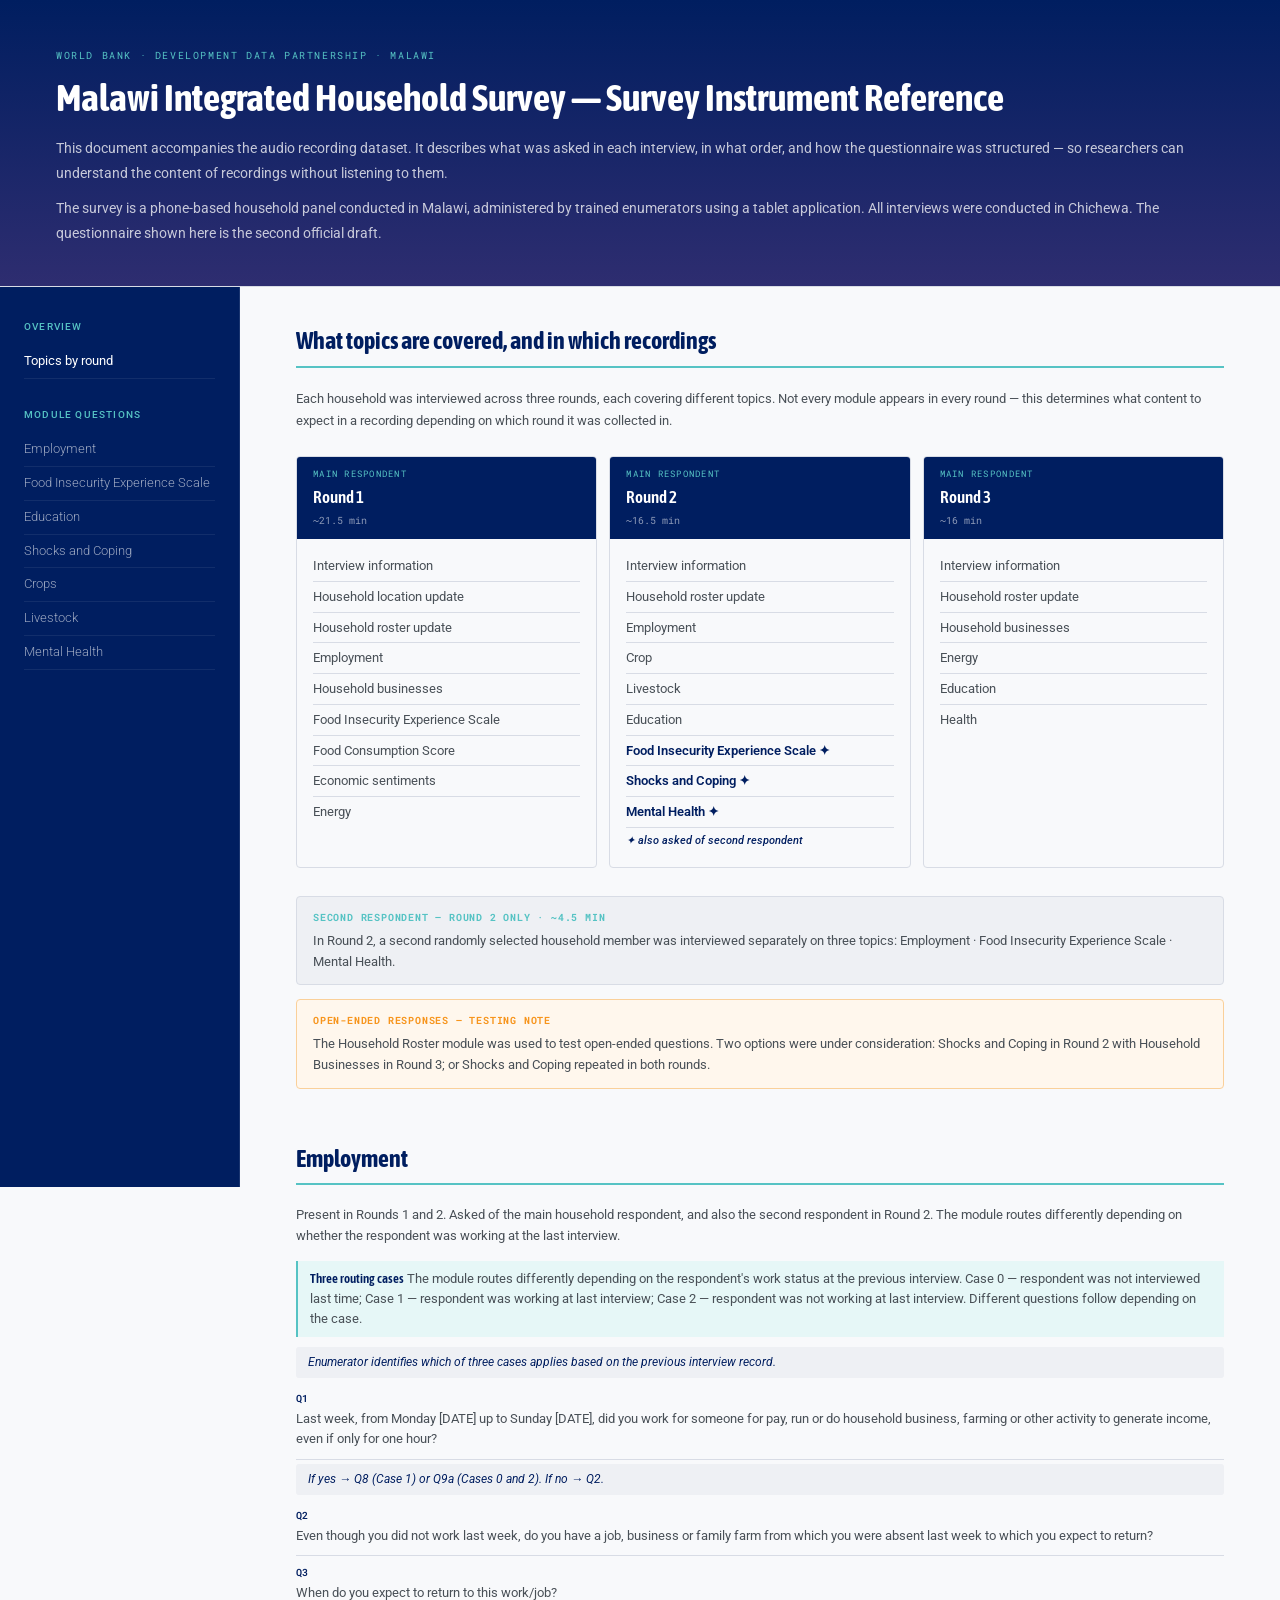
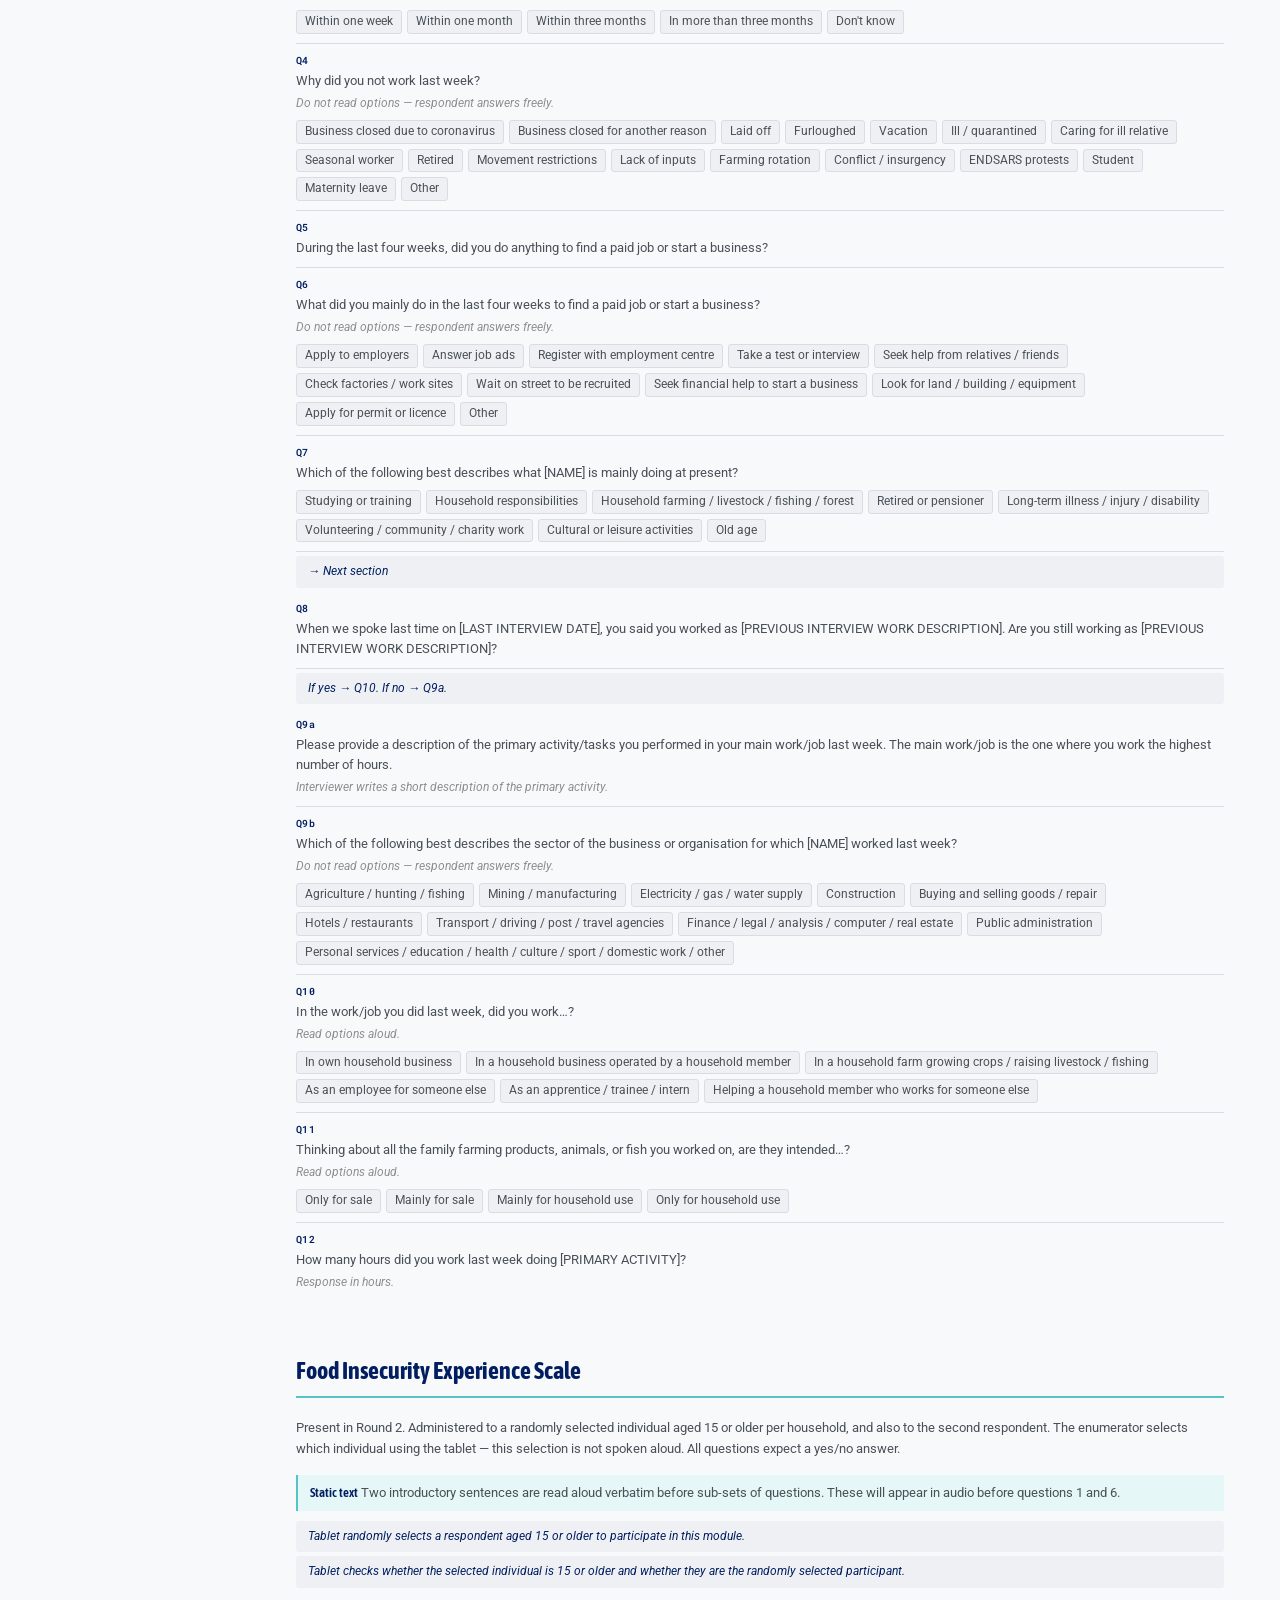
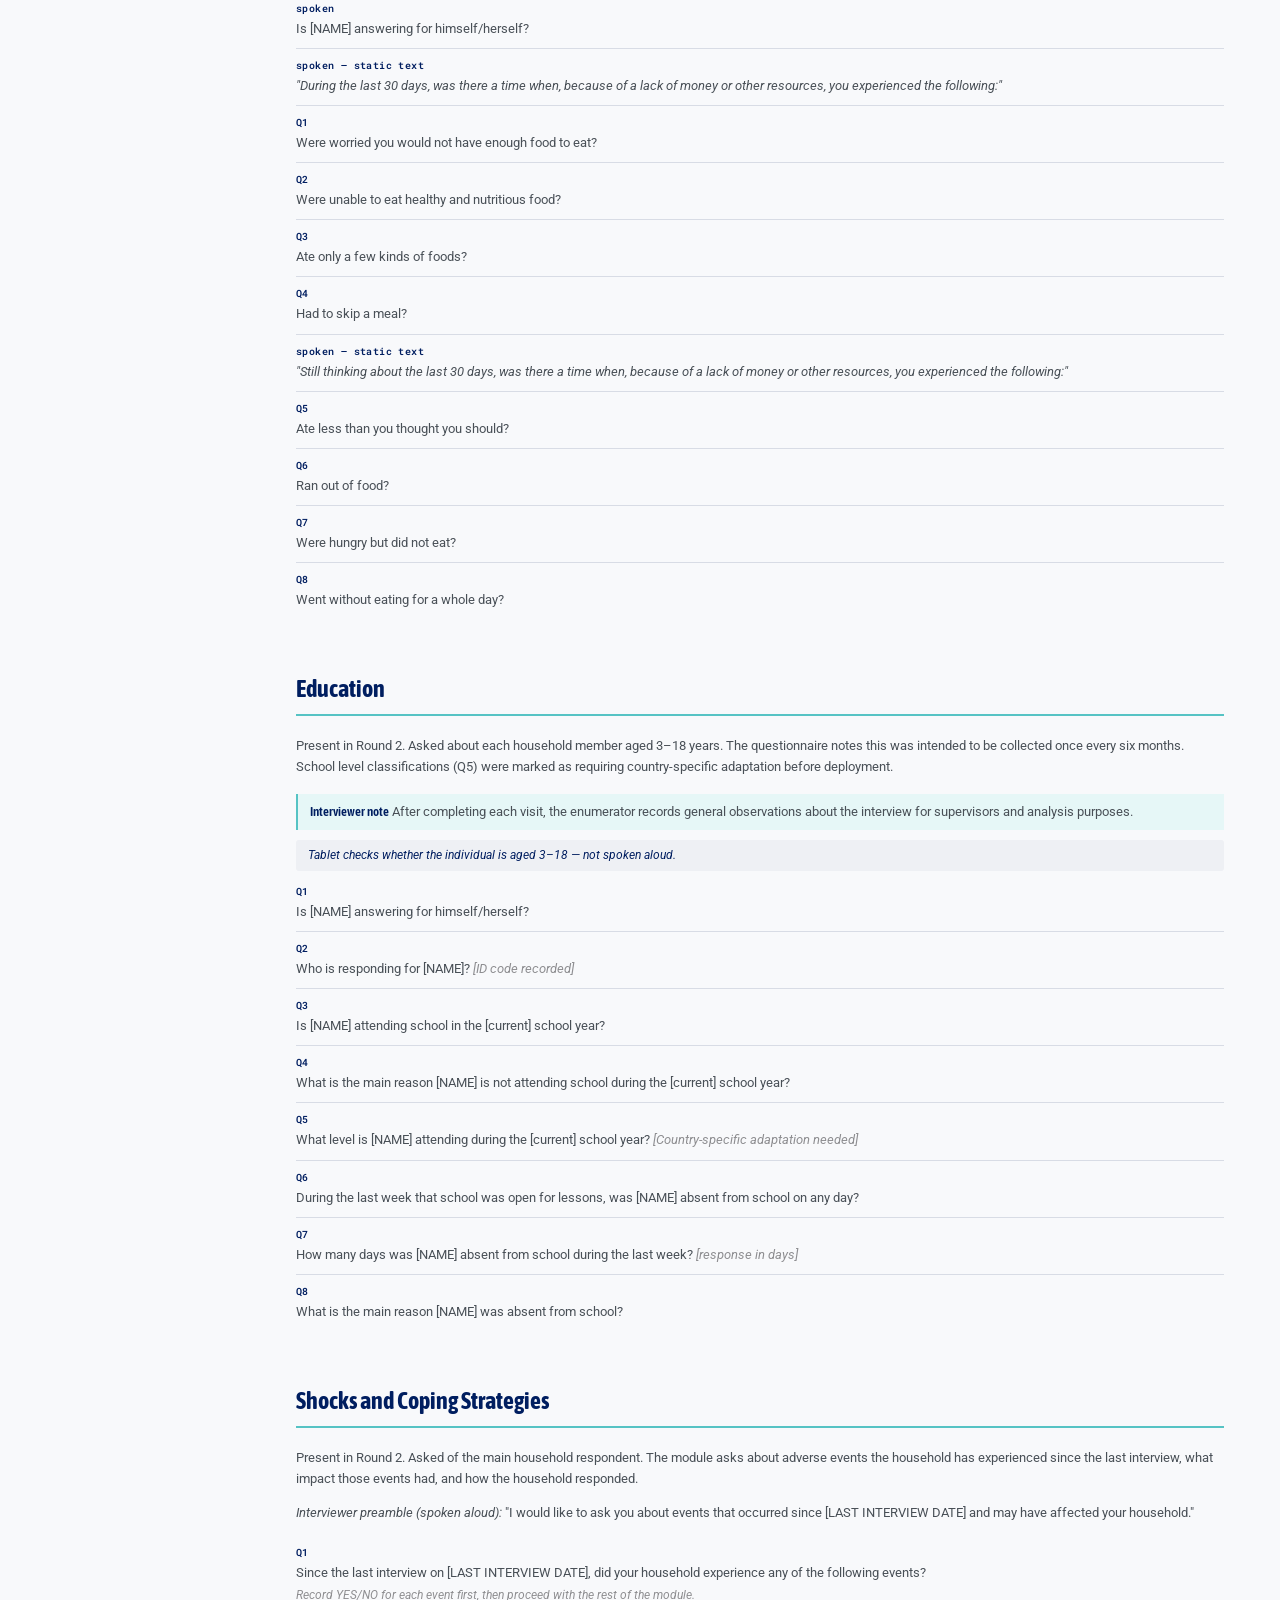
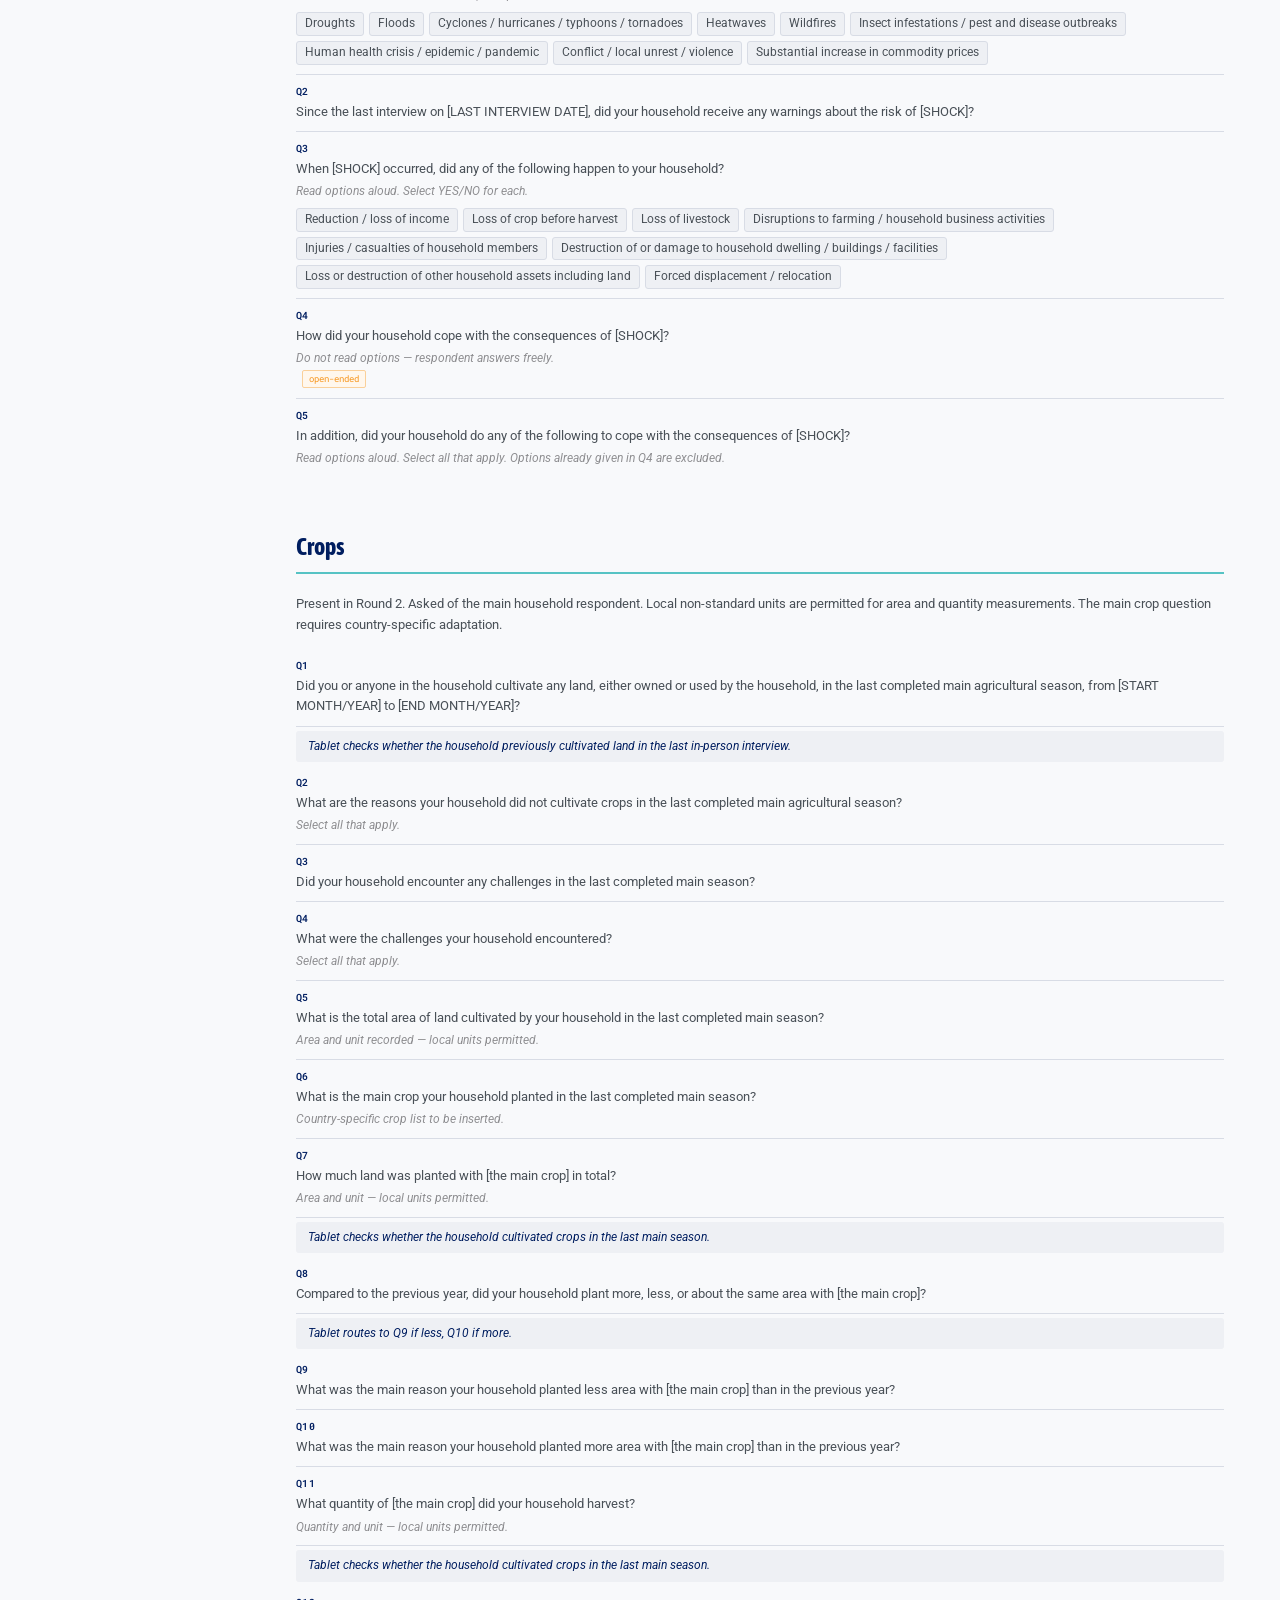
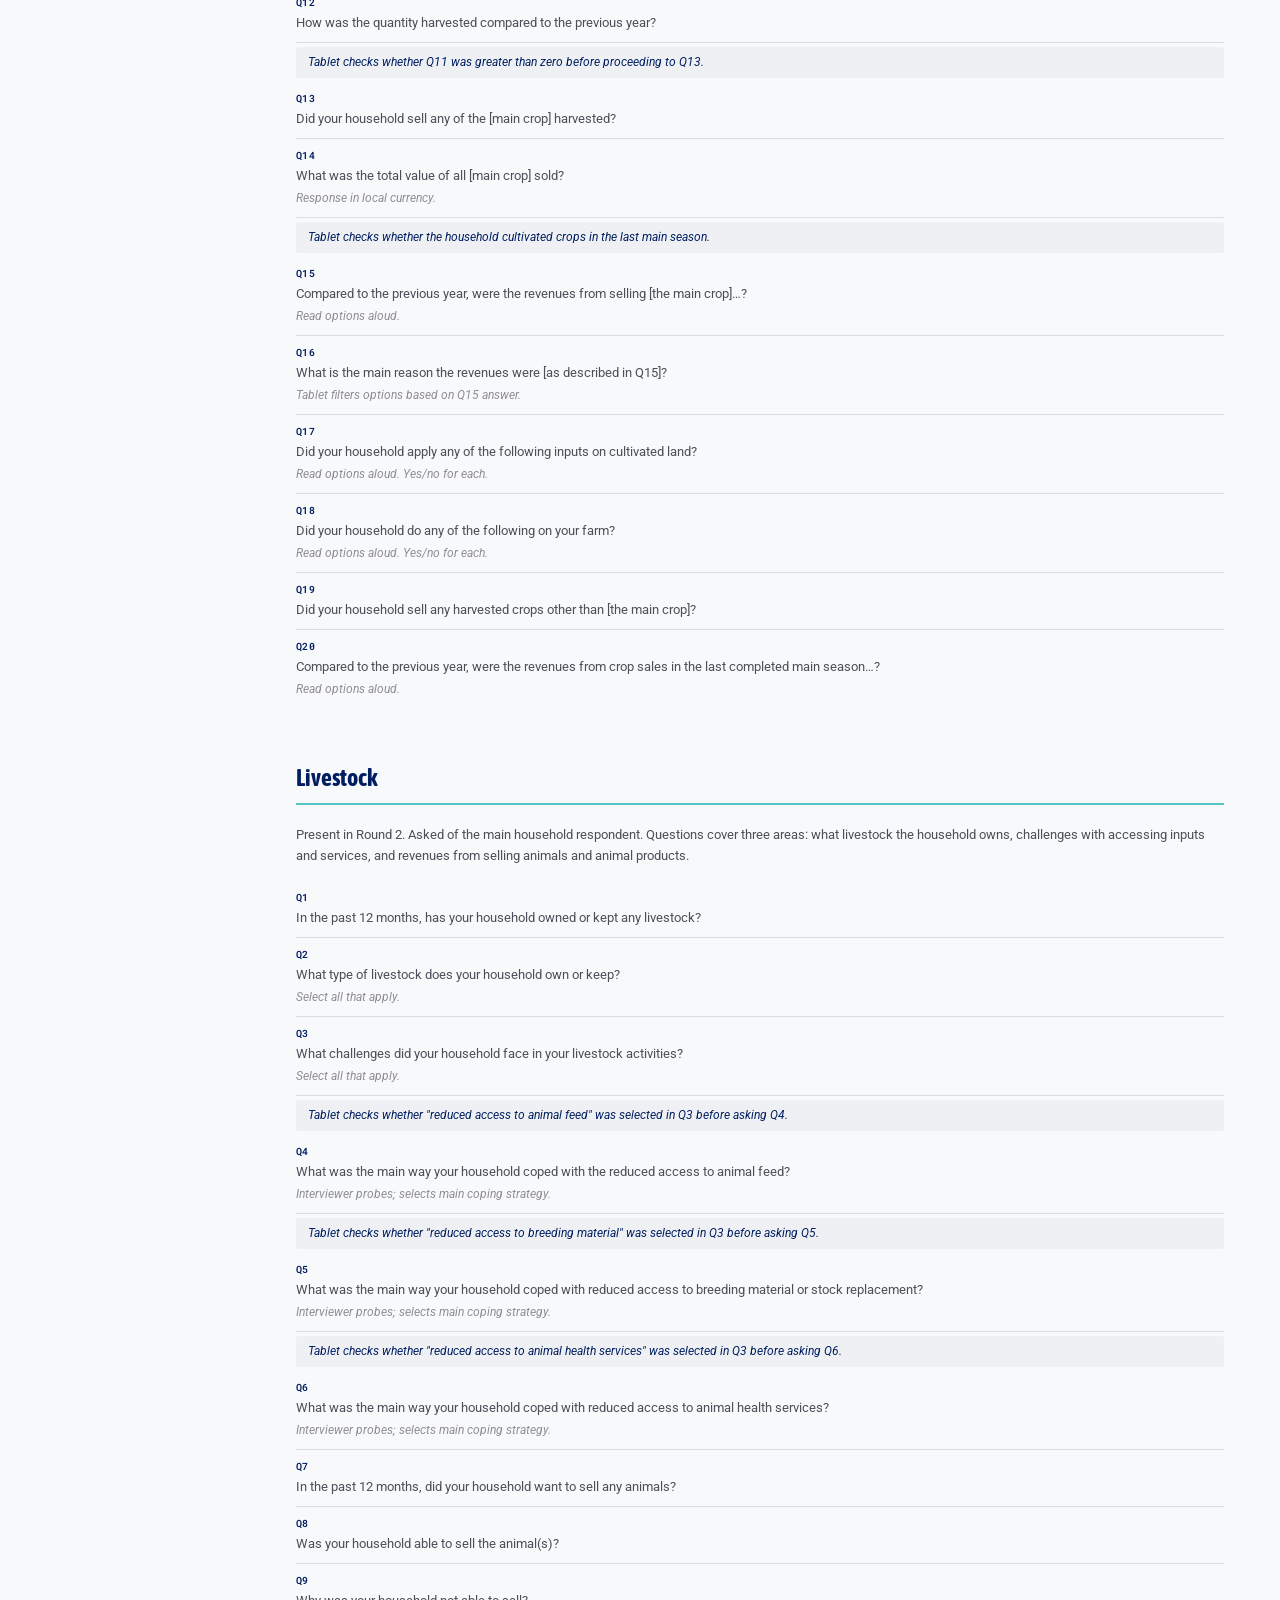
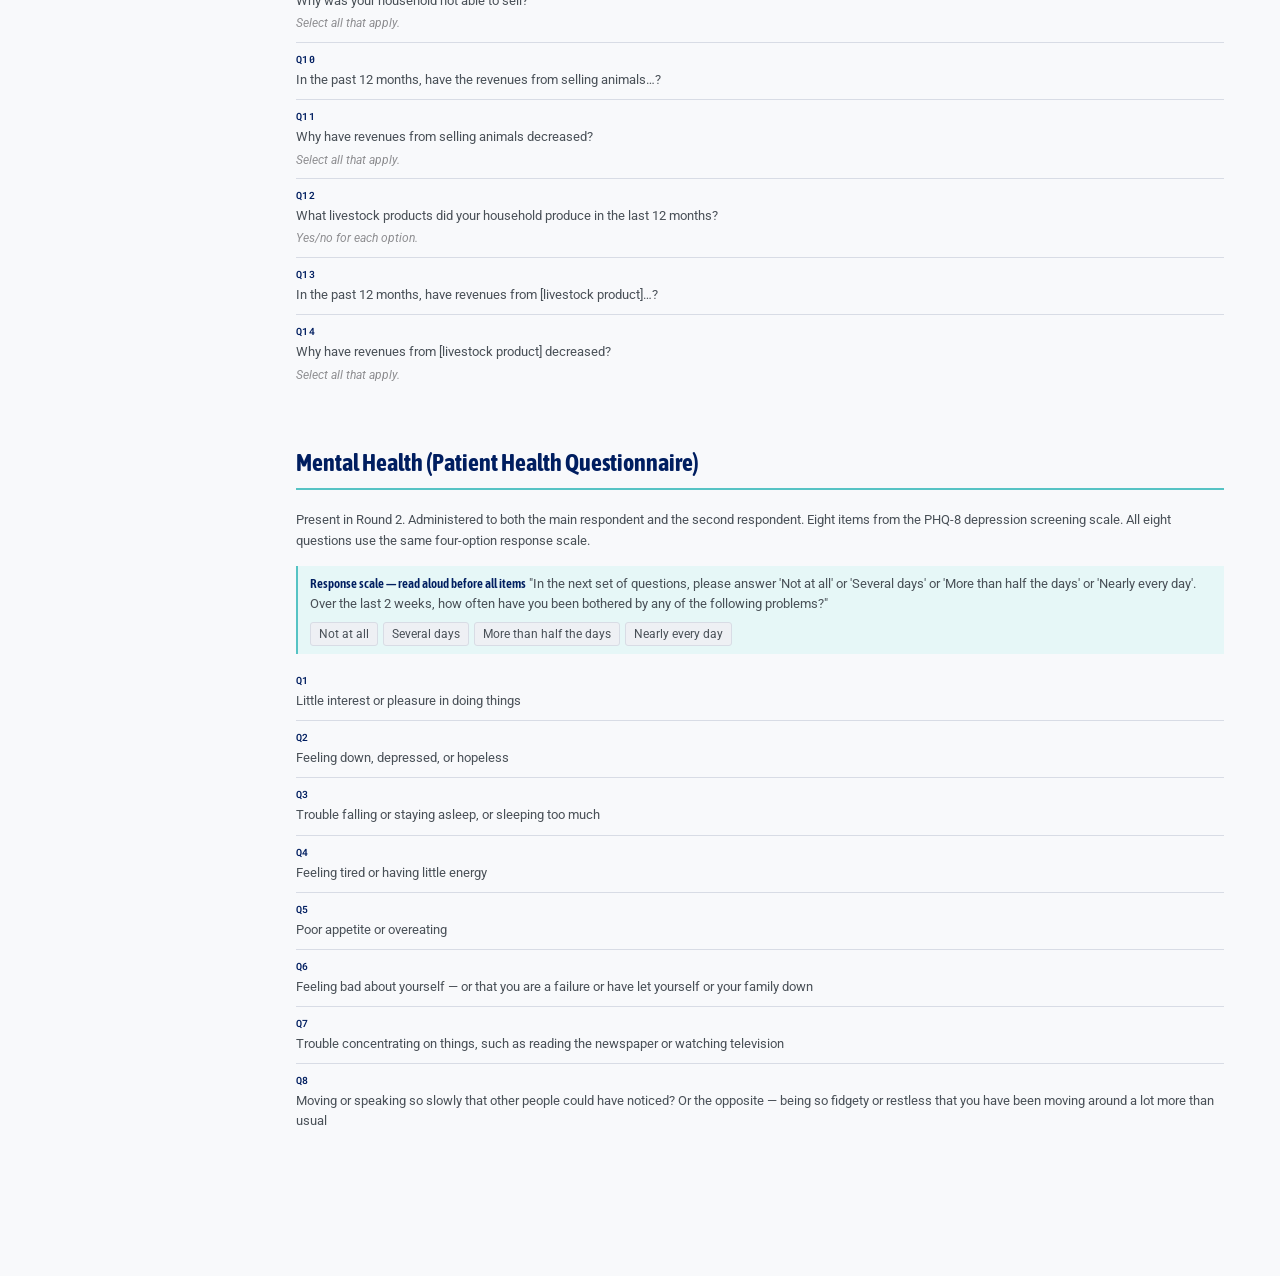
<file: PhoneSurveys.html>
<!DOCTYPE html>
<html lang="en">
<head>
<meta charset="UTF-8">
<meta name="viewport" content="width=device-width, initial-scale=1.0">
<title>RF Phone Survey Malawi — Survey Instrument Reference</title>
<link href="https://fonts.googleapis.com/css2?family=Asap+Condensed:wght@400;600;700&family=Roboto:wght@300;400;500&family=Roboto+Mono:wght@400;500&display=swap" rel="stylesheet">
<style>
:root {
  --navy: #001E60;
  --navy-dark: #001545;
  --purple: #2e2d70;
  --orange: #F7951D;
  --orange-dark: #DF6B00;
  --teal: #56C3C4;
  --teal-dark: #3DA3A8;
  --gray-50: #f8f9fb;
  --gray-100: #eef0f4;
  --gray-200: #d8dce5;
  --gray-400: #8e8e91;
  --gray-600: #495057;
  --gray-800: #1a1a2e;
  --radius: 8px;
  --shadow-sm: 0 1px 3px rgba(0,30,96,0.06);
  --shadow-md: 0 4px 12px rgba(0,30,96,0.08);
  /* legacy aliases */
  --bg: var(--gray-50);
  --bg2: var(--gray-100);
  --border: var(--gray-200);
  --ink: var(--gray-800);
  --ink2: var(--gray-600);
  --ink3: var(--gray-400);
  --teal-bg: #e6f7f7;
  --orange-bg: #fff7ed;
  --mono: 'Roboto Mono', monospace;
  --serif: 'Asap Condensed', sans-serif;
  --sans: 'Roboto', sans-serif;
}
* { box-sizing: border-box; margin: 0; padding: 0; }
body { background: var(--gray-50); color: var(--gray-800); font-family: 'Roboto', sans-serif; font-size: 14px; line-height: 1.6; }
h1, h2, h3, h4, h5, h6 { font-family: 'Asap Condensed', sans-serif; line-height: 1.2; }

/* Header */
.header {
  border-bottom: 2px solid var(--ink);
  padding: 36px 48px 28px;
  display: flex;
  align-items: flex-end;
  justify-content: space-between;
  gap: 24px;
  flex-wrap: wrap;
}
.header-left h1 {
  font-family: 'Asap Condensed', sans-serif;
  font-size: 26px;
  font-weight: 600;
  line-height: 1.2;
  margin-bottom: 6px;
}
.header-left p {
  font-size: 13px;
  color: var(--ink3);
  max-width: 480px;
}
.header-right {
  display: flex;
  flex-direction: column;
  align-items: flex-end;
  gap: 6px;
}
.pill-row { display: flex; gap: 6px; flex-wrap: wrap; justify-content: flex-end; }
.pill {
  font-family: 'Roboto Mono', monospace;
  font-size: 10px;
  letter-spacing: 0.07em;
  padding: 3px 9px;
  border: 1px solid var(--border);
  border-radius: 2px;
  color: var(--ink2);
  background: var(--bg2);
}
.pill.hi { border-color: var(--accent); color: var(--accent); background: var(--accent-bg); }

/* Layout */
.layout { display: grid; grid-template-columns: 240px 1fr; min-height: calc(100vh - 130px); }
.sidebar {
  border-right: 1px solid rgba(255,255,255,0.1);
  padding: 32px 0;
  position: sticky;
  top: 0;
  height: 100vh;
  overflow-y: auto;
  background: var(--navy);
}
.sb-group { padding: 0 24px 24px; margin-bottom: 4px; }
.sb-label {
  font-family: 'Roboto', sans-serif;
  font-size: 10px;
  font-weight: 500;
  letter-spacing: 0.12em;
  text-transform: uppercase;
  color: var(--teal);
  margin-bottom: 10px;
  display: block;
}
.sb-link {
  display: block;
  font-family: 'Roboto', sans-serif;
  font-size: 13px;
  font-weight: 300;
  color: rgba(255,255,255,0.6);
  text-decoration: none;
  padding: 6px 0;
  border-bottom: 1px solid rgba(255,255,255,0.07);
  transition: color 0.12s;
}
.sb-link:hover, .sb-link.active { color: #fff; font-weight: 400; }

/* Main */
.main { padding: 40px 56px 80px; }

/* Section */
.sec { margin-bottom: 56px; scroll-margin-top: 24px; }
.sec-head {
  display: flex;
  align-items: baseline;
  gap: 12px;
  padding-bottom: 10px;
  border-bottom: 2px solid var(--teal);
  margin-bottom: 20px;
}
.sec-id { font-family: 'Roboto Mono', monospace; font-size: 10px; color: var(--ink3); }
.sec-title { font-family: 'Asap Condensed', sans-serif; font-size: 24px; font-weight: 700; color: var(--navy); }

/* Module coverage table */
.cov-table { width: 100%; border-collapse: collapse; font-size: 13px; margin-bottom: 4px; }
.cov-table th {
  font-family: 'Roboto Mono', monospace;
  font-size: 9px;
  letter-spacing: 0.12em;
  text-transform: uppercase;
  color: var(--ink3);
  text-align: left;
  padding: 6px 12px;
  border-bottom: 1px solid var(--border);
  background: var(--bg2);
}
.cov-table td { padding: 7px 12px; border-bottom: 1px solid var(--border); vertical-align: top; }
.cov-table tr:last-child td { border-bottom: none; }
.cov-table td:first-child { font-weight: 500; }
.cov-table td:nth-child(2) { font-family: 'Roboto Mono', monospace; font-size: 11px; color: var(--ink3); }
.cov-table td:nth-child(3) { font-family: 'Roboto Mono', monospace; font-size: 11px; }
.cov-table td:nth-child(4) { font-family: 'Roboto Mono', monospace; font-size: 11px; color: var(--ink3); }

/* Respondent block */
.resp-grid { display: grid; grid-template-columns: 1fr 1fr; gap: 12px; margin-bottom: 20px; }
.resp-card { border: 1px solid var(--border); border-radius: 3px; }
.resp-head {
  font-family: 'Roboto Mono', monospace;
  font-size: 10px;
  letter-spacing: 0.1em;
  text-transform: uppercase;
  color: var(--ink2);
  padding: 8px 14px;
  border-bottom: 1px solid var(--border);
  background: var(--bg2);
}
.resp-body { padding: 12px 14px; font-size: 13px; color: var(--ink2); line-height: 1.8; }
.resp-total { font-family: 'Roboto Mono', monospace; font-size: 11px; color: var(--accent); margin-bottom: 6px; }

/* Module cards */
.mod-card { border: 1px solid var(--border); border-radius: 3px; margin-bottom: 12px; }
.mod-head {
  display: flex;
  align-items: center;
  gap: 10px;
  padding: 12px 16px;
  cursor: pointer;
  user-select: none;
  background: var(--bg2);
  border-radius: 3px;
}
.mod-head:hover { background: var(--border); }
.mod-num { font-family: 'Roboto Mono', monospace; font-size: 10px; color: var(--ink3); min-width: 28px; }
.mod-name { font-weight: 500; font-size: 13.5px; flex: 1; }
.mod-tags { display: flex; gap: 6px; align-items: center; }
.tag {
  font-family: 'Roboto Mono', monospace;
  font-size: 9px;
  letter-spacing: 0.06em;
  padding: 2px 6px;
  border-radius: 2px;
  border: 1px solid var(--border);
  color: var(--ink3);
}
.chevron { font-size: 9px; color: var(--ink3); transition: transform 0.15s; }
.chevron.open { transform: rotate(90deg); }
.mod-body { padding: 0 16px 14px; display: none; border-top: 1px solid var(--border); }
.mod-body.open { display: block; }

/* Notes in module body */
.mod-note {
  font-size: 12.5px;
  color: var(--ink2);
  padding: 8px 12px;
  border-left: 2px solid var(--teal);
  margin: 12px 0 8px;
  background: var(--teal-bg);
}
.mod-note strong { color: var(--navy); font-weight: 600; font-family: 'Asap Condensed', sans-serif; }

/* Question list */
.q-list { list-style: none; margin-top: 10px; }
.q-item {
  padding: 9px 0;
  border-bottom: 1px solid var(--border);
  font-size: 13px;
}
.q-item:last-child { border-bottom: none; }
.q-item.not-spoken {
  padding: 6px 12px;
  background: var(--bg2);
  border-radius: 3px;
  border-bottom: none;
  margin: 4px 0;
  font-size: 12px;
  color: var(--navy);
  font-style: italic;
}
.q-n {
  font-family: 'Roboto Mono', monospace;
  font-size: 10px;
  color: var(--navy);
  letter-spacing: 0.04em;
  margin-bottom: 2px;
  font-weight: 600;
}
.q-t { color: var(--ink2); line-height: 1.55; }
.q-instr {
  font-size: 11.5px;
  color: var(--ink3);
  margin-top: 4px;
  font-style: italic;
}
.q-options {
  display: flex;
  flex-wrap: wrap;
  gap: 5px;
  margin-top: 7px;
}
.q-opt {
  font-size: 11.5px;
  background: var(--bg2);
  border: 1px solid var(--border);
  border-radius: 3px;
  padding: 2px 8px;
  color: var(--ink2);
}
.oe-tag {
  display: inline-block;
  font-family: 'Roboto Mono', monospace;
  font-size: 9px;
  padding: 1px 6px;
  background: var(--orange-bg);
  border: 1px solid #fad09a;
  color: var(--orange);
  border-radius: 2px;
  margin-left: 6px;
  vertical-align: middle;
}

/* Shock codes */
.shock-grid { display: grid; grid-template-columns: 1fr 1fr; gap: 0; border: 1px solid var(--border); border-radius: 3px; overflow: hidden; }
.shock-group { padding: 14px 16px; border-right: 1px solid var(--border); }
.shock-group:nth-child(even) { border-right: none; }
.shock-group-label {
  font-family: 'Roboto Mono', monospace;
  font-size: 9px;
  letter-spacing: 0.14em;
  text-transform: uppercase;
  color: var(--ink3);
  margin-bottom: 8px;
  display: block;
}
.shock-row { display: flex; gap: 10px; padding: 4px 0; border-bottom: 1px solid var(--bg2); font-size: 13px; }
.shock-row:last-child { border-bottom: none; }
.shock-code { font-family: 'Roboto Mono', monospace; font-size: 10px; color: var(--ink3); min-width: 28px; padding-top: 1px; }

/* Version diff table */
.diff-table { width: 100%; border-collapse: collapse; font-size: 13px; margin-top: 10px; }
.diff-table th {
  font-family: 'Roboto Mono', monospace;
  font-size: 9px;
  letter-spacing: 0.1em;
  text-transform: uppercase;
  color: var(--ink3);
  padding: 6px 12px;
  text-align: left;
  border-bottom: 1px solid var(--border);
  background: var(--bg2);
}
.diff-table td { padding: 7px 12px; border-bottom: 1px solid var(--border); vertical-align: top; }
.diff-table tr:last-child td { border-bottom: none; }
.diff-table td:first-child { font-family: 'Roboto Mono', monospace; font-size: 11px; }

/* Open-ended note */
.oe-box {
  border: 1px solid #b0ccb0;
  background: #f0f5f0;
  border-radius: 3px;
  padding: 14px 16px;
  font-size: 13px;
  color: var(--ink2);
  margin-bottom: 20px;
}
.oe-box strong { color: #3a5c3a; font-weight: 500; display: block; margin-bottom: 4px; font-family: 'Roboto Mono', monospace; font-size: 11px; letter-spacing: 0.06em; text-transform: uppercase; }

@media (max-width: 780px) {
  .layout { grid-template-columns: 1fr; }
  .sidebar { position: static; height: auto; }
  .header, .main { padding: 24px 20px; }
  .resp-grid, .shock-grid { grid-template-columns: 1fr; }
}
</style>
</head>
<body>


<header style="background-color:#001E60; background-image:linear-gradient(#001E60, #2e2d70); padding: 48px 56px 40px; width:100%;">
  <div style="font-family:'Roboto Mono',monospace; font-size:10px; letter-spacing:0.16em; text-transform:uppercase; color:var(--teal); margin-bottom:12px;">World Bank · Development Data Partnership · Malawi</div>
  <h1 style="font-family:'Asap Condensed',sans-serif; font-size:38px; font-weight:700; color:#fff; line-height:1.15; margin-bottom:16px;">Malawi Integrated Household Survey — Survey Instrument Reference</h1>
  <p style="font-family:'Roboto',sans-serif; font-size:14px; color:rgba(255,255,255,0.75); line-height:1.8;">This document accompanies the audio recording dataset. It describes what was asked in each interview, in what order, and how the questionnaire was structured — so researchers can understand the content of recordings without listening to them.</p>
  <p style="font-family:'Roboto',sans-serif; font-size:14px; color:rgba(255,255,255,0.75); line-height:1.8; margin-top:10px;">The survey is a phone-based household panel conducted in Malawi, administered by trained enumerators using a tablet application. All interviews were conducted in Chichewa. The questionnaire shown here is the second official draft.</p>
</header>
<div style="border-bottom: 1px solid var(--gray-200);"></div>

<div class="layout">

<nav class="sidebar">
  <div class="sb-group">
    <span class="sb-label">Overview</span>
    <a class="sb-link" href="#structure">Topics by round</a>
  </div>
  <div class="sb-group">
    <span class="sb-label">Module questions</span>
    <a class="sb-link" href="#employment">Employment</a>
    <a class="sb-link" href="#fies">Food Insecurity Experience Scale</a>
    <a class="sb-link" href="#education">Education</a>
    <a class="sb-link" href="#shocks">Shocks and Coping</a>
    <a class="sb-link" href="#crops">Crops</a>
    <a class="sb-link" href="#livestock">Livestock</a>
    <a class="sb-link" href="#mentalhealth">Mental Health</a>
  </div>
</nav>

<main class="main">

<!-- STRUCTURE -->
<section class="sec" id="structure">
  <div class="sec-head">
    <h2 class="sec-title">What topics are covered, and in which recordings</h2>
  </div>

  <p style="font-size:13px; color:var(--ink2); margin-bottom:24px; line-height:1.7;">Each household was interviewed across three rounds, each covering different topics. Not every module appears in every round — this determines what content to expect in a recording depending on which round it was collected in.</p>

  <div style="display:grid; grid-template-columns: 1fr 1fr 1fr; gap: 12px; margin-bottom: 28px;">

    <div style="border:1px solid var(--border); border-radius:4px; overflow:hidden;">
      <div style="background:var(--navy); color:#fff; padding:10px 16px;">
        <div style="font-family:var(--mono); font-size:9px; letter-spacing:0.14em; text-transform:uppercase; color:var(--teal); margin-bottom:2px;">Main respondent</div>
        <div style="font-family:var(--serif); font-size:17px; font-weight:600;">Round 1</div>
        <div style="font-family:var(--mono); font-size:10px; color:rgba(255,255,255,0.55); margin-top:2px;">~21.5 min</div>
      </div>
      <div style="padding:12px 16px; font-size:12.5px; color:var(--ink2); line-height:1.9;">
        <div style="padding:3px 0; border-bottom:1px solid var(--border);">Interview information</div>
        <div style="padding:3px 0; border-bottom:1px solid var(--border);">Household location update</div>
        <div style="padding:3px 0; border-bottom:1px solid var(--border);">Household roster update</div>
        <div style="padding:3px 0; border-bottom:1px solid var(--border);">Employment</div>
        <div style="padding:3px 0; border-bottom:1px solid var(--border);">Household businesses</div>
        <div style="padding:3px 0; border-bottom:1px solid var(--border);">Food Insecurity Experience Scale</div>
        <div style="padding:3px 0; border-bottom:1px solid var(--border);">Food Consumption Score</div>
        <div style="padding:3px 0; border-bottom:1px solid var(--border);">Economic sentiments</div>
        <div style="padding:3px 0;">Energy</div>
      </div>
    </div>

    <div style="border:1px solid var(--border); border-radius:4px; overflow:hidden;">
      <div style="background:var(--navy); color:#fff; padding:10px 16px;">
        <div style="font-family:var(--mono); font-size:9px; letter-spacing:0.14em; text-transform:uppercase; color:var(--teal); margin-bottom:2px;">Main respondent</div>
        <div style="font-family:var(--serif); font-size:17px; font-weight:600;">Round 2</div>
        <div style="font-family:var(--mono); font-size:10px; color:rgba(255,255,255,0.55); margin-top:2px;">~16.5 min</div>
      </div>
      <div style="padding:12px 16px; font-size:12.5px; color:var(--ink2); line-height:1.9;">
        <div style="padding:3px 0; border-bottom:1px solid var(--border);">Interview information</div>
        <div style="padding:3px 0; border-bottom:1px solid var(--border);">Household roster update</div>
        <div style="padding:3px 0; border-bottom:1px solid var(--border);">Employment</div>
        <div style="padding:3px 0; border-bottom:1px solid var(--border);">Crop</div>
        <div style="padding:3px 0; border-bottom:1px solid var(--border);">Livestock</div>
        <div style="padding:3px 0; border-bottom:1px solid var(--border);">Education</div>
        <div style="padding:3px 0; border-bottom:1px solid var(--border); color:var(--navy); font-weight:600;">Food Insecurity Experience Scale ✦</div>
        <div style="padding:3px 0; border-bottom:1px solid var(--border); color:var(--navy); font-weight:600;">Shocks and Coping ✦</div>
        <div style="padding:3px 0; border-bottom:1px solid var(--border); color:var(--navy); font-weight:600;">Mental Health ✦</div>
        <div style="padding:3px 0; font-size:11px; color:var(--navy); font-style:italic; font-weight:500;">✦ also asked of second respondent</div>
      </div>
    </div>

    <div style="border:1px solid var(--border); border-radius:4px; overflow:hidden;">
      <div style="background:var(--navy); color:#fff; padding:10px 16px;">
        <div style="font-family:var(--mono); font-size:9px; letter-spacing:0.14em; text-transform:uppercase; color:var(--teal); margin-bottom:2px;">Main respondent</div>
        <div style="font-family:var(--serif); font-size:17px; font-weight:600;">Round 3</div>
        <div style="font-family:var(--mono); font-size:10px; color:rgba(255,255,255,0.55); margin-top:2px;">~16 min</div>
      </div>
      <div style="padding:12px 16px; font-size:12.5px; color:var(--ink2); line-height:1.9;">
        <div style="padding:3px 0; border-bottom:1px solid var(--border);">Interview information</div>
        <div style="padding:3px 0; border-bottom:1px solid var(--border);">Household roster update</div>
        <div style="padding:3px 0; border-bottom:1px solid var(--border);">Household businesses</div>
        <div style="padding:3px 0; border-bottom:1px solid var(--border);">Energy</div>
        <div style="padding:3px 0; border-bottom:1px solid var(--border);">Education</div>
        <div style="padding:3px 0;">Health</div>
      </div>
    </div>

  </div>

  <div style="background:var(--bg2); border:1px solid var(--border); border-radius:4px; padding:12px 16px; font-size:12.5px; color:var(--ink2); line-height:1.7;">
    <strong style="font-family:var(--mono); font-size:10px; letter-spacing:0.08em; text-transform:uppercase; color:var(--teal); display:block; margin-bottom:4px;">Second respondent — Round 2 only · ~4.5 min</strong>
    In Round 2, a second randomly selected household member was interviewed separately on three topics: Employment · Food Insecurity Experience Scale · Mental Health.
  </div>

  <div style="margin-top:14px; background:var(--orange-bg); border:1px solid #fad09a; border-radius:4px; padding:12px 16px; font-size:12.5px; color:var(--ink2); line-height:1.7;">
    <strong style="font-family:var(--mono); font-size:10px; letter-spacing:0.08em; text-transform:uppercase; color:var(--orange); display:block; margin-bottom:4px;">Open-ended responses — testing note</strong>
    The Household Roster module was used to test open-ended questions. Two options were under consideration: Shocks and Coping in Round 2 with Household Businesses in Round 3; or Shocks and Coping repeated in both rounds.
  </div>

</section>

<!-- EMPLOYMENT -->
<section class="sec" id="employment">
  <div class="sec-head">
    <h2 class="sec-title">Employment</h2>
  </div>
  <p style="font-size:13px; color:var(--ink2); margin-bottom:14px;">Present in Rounds 1 and 2. Asked of the main household respondent, and also the second respondent in Round 2. The module routes differently depending on whether the respondent was working at the last interview.</p>

  <div class="mod-note">
    <strong>Three routing cases</strong> The module routes differently depending on the respondent's work status at the previous interview. Case 0 — respondent was not interviewed last time; Case 1 — respondent was working at last interview; Case 2 — respondent was not working at last interview. Different questions follow depending on the case.
  </div>

  <ul class="q-list">
    <li class="q-item not-spoken">Enumerator identifies which of three cases applies based on the previous interview record.</li>
    <li class="q-item"><div class="q-n">Q1</div><div class="q-t">Last week, from Monday [DATE] up to Sunday [DATE], did you work for someone for pay, run or do household business, farming or other activity to generate income, even if only for one hour?</div></li>
    <li class="q-item not-spoken">If yes → Q8 (Case 1) or Q9a (Cases 0 and 2). If no → Q2.</li>
    <li class="q-item"><div class="q-n">Q2</div><div class="q-t">Even though you did not work last week, do you have a job, business or family farm from which you were absent last week to which you expect to return?</div></li>
    <li class="q-item"><div class="q-n">Q3</div><div class="q-t">When do you expect to return to this work/job?<div class="q-options"><span class="q-opt">Within one week</span><span class="q-opt">Within one month</span><span class="q-opt">Within three months</span><span class="q-opt">In more than three months</span><span class="q-opt">Don't know</span></div></div></li>
    <li class="q-item"><div class="q-n">Q4</div><div class="q-t">Why did you not work last week?<div class="q-instr">Do not read options — respondent answers freely.</div><div class="q-options"><span class="q-opt">Business closed due to coronavirus</span><span class="q-opt">Business closed for another reason</span><span class="q-opt">Laid off</span><span class="q-opt">Furloughed</span><span class="q-opt">Vacation</span><span class="q-opt">Ill / quarantined</span><span class="q-opt">Caring for ill relative</span><span class="q-opt">Seasonal worker</span><span class="q-opt">Retired</span><span class="q-opt">Movement restrictions</span><span class="q-opt">Lack of inputs</span><span class="q-opt">Farming rotation</span><span class="q-opt">Conflict / insurgency</span><span class="q-opt">ENDSARS protests</span><span class="q-opt">Student</span><span class="q-opt">Maternity leave</span><span class="q-opt">Other</span></div></div></li>
    <li class="q-item"><div class="q-n">Q5</div><div class="q-t">During the last four weeks, did you do anything to find a paid job or start a business?</div></li>
    <li class="q-item"><div class="q-n">Q6</div><div class="q-t">What did you mainly do in the last four weeks to find a paid job or start a business?<div class="q-instr">Do not read options — respondent answers freely.</div><div class="q-options"><span class="q-opt">Apply to employers</span><span class="q-opt">Answer job ads</span><span class="q-opt">Register with employment centre</span><span class="q-opt">Take a test or interview</span><span class="q-opt">Seek help from relatives / friends</span><span class="q-opt">Check factories / work sites</span><span class="q-opt">Wait on street to be recruited</span><span class="q-opt">Seek financial help to start a business</span><span class="q-opt">Look for land / building / equipment</span><span class="q-opt">Apply for permit or licence</span><span class="q-opt">Other</span></div></div></li>
    <li class="q-item"><div class="q-n">Q7</div><div class="q-t">Which of the following best describes what [NAME] is mainly doing at present?<div class="q-options"><span class="q-opt">Studying or training</span><span class="q-opt">Household responsibilities</span><span class="q-opt">Household farming / livestock / fishing / forest</span><span class="q-opt">Retired or pensioner</span><span class="q-opt">Long-term illness / injury / disability</span><span class="q-opt">Volunteering / community / charity work</span><span class="q-opt">Cultural or leisure activities</span><span class="q-opt">Old age</span></div></div></li>
    <li class="q-item not-spoken">→ Next section</li>
    <li class="q-item"><div class="q-n">Q8</div><div class="q-t">When we spoke last time on [LAST INTERVIEW DATE], you said you worked as [PREVIOUS INTERVIEW WORK DESCRIPTION]. Are you still working as [PREVIOUS INTERVIEW WORK DESCRIPTION]?</div></li>
    <li class="q-item not-spoken">If yes → Q10. If no → Q9a.</li>
    <li class="q-item"><div class="q-n">Q9a</div><div class="q-t">Please provide a description of the primary activity/tasks you performed in your main work/job last week. The main work/job is the one where you work the highest number of hours.<div class="q-instr">Interviewer writes a short description of the primary activity.</div></div></li>
    <li class="q-item"><div class="q-n">Q9b</div><div class="q-t">Which of the following best describes the sector of the business or organisation for which [NAME] worked last week?<div class="q-instr">Do not read options — respondent answers freely.</div><div class="q-options"><span class="q-opt">Agriculture / hunting / fishing</span><span class="q-opt">Mining / manufacturing</span><span class="q-opt">Electricity / gas / water supply</span><span class="q-opt">Construction</span><span class="q-opt">Buying and selling goods / repair</span><span class="q-opt">Hotels / restaurants</span><span class="q-opt">Transport / driving / post / travel agencies</span><span class="q-opt">Finance / legal / analysis / computer / real estate</span><span class="q-opt">Public administration</span><span class="q-opt">Personal services / education / health / culture / sport / domestic work / other</span></div></div></li>
    <li class="q-item"><div class="q-n">Q10</div><div class="q-t">In the work/job you did last week, did you work…?<div class="q-instr">Read options aloud.</div><div class="q-options"><span class="q-opt">In own household business</span><span class="q-opt">In a household business operated by a household member</span><span class="q-opt">In a household farm growing crops / raising livestock / fishing</span><span class="q-opt">As an employee for someone else</span><span class="q-opt">As an apprentice / trainee / intern</span><span class="q-opt">Helping a household member who works for someone else</span></div></div></li>
    <li class="q-item"><div class="q-n">Q11</div><div class="q-t">Thinking about all the family farming products, animals, or fish you worked on, are they intended…?<div class="q-instr">Read options aloud.</div><div class="q-options"><span class="q-opt">Only for sale</span><span class="q-opt">Mainly for sale</span><span class="q-opt">Mainly for household use</span><span class="q-opt">Only for household use</span></div></div></li>
    <li class="q-item"><div class="q-n">Q12</div><div class="q-t">How many hours did you work last week doing [PRIMARY ACTIVITY]?<div class="q-instr">Response in hours.</div></div></li>
  </ul>
</section>

<!-- FIES -->
<section class="sec" id="fies">
  <div class="sec-head">
    <h2 class="sec-title">Food Insecurity Experience Scale</h2>
  </div>
  <p style="font-size:13px; color:var(--ink2); margin-bottom:16px;">Present in Round 2. Administered to a randomly selected individual aged 15 or older per household, and also to the second respondent. The enumerator selects which individual using the tablet — this selection is not spoken aloud. All questions expect a yes/no answer.</p>

  <div class="mod-note">
    <strong>Static text</strong> Two introductory sentences are read aloud verbatim before sub-sets of questions. These will appear in audio before questions 1 and 6.
  </div>

  <ul class="q-list">
    <li class="q-item not-spoken">Tablet randomly selects a respondent aged 15 or older to participate in this module.</li>
    <li class="q-item not-spoken">Tablet checks whether the selected individual is 15 or older and whether they are the randomly selected participant.</li>
    <li class="q-item"><div class="q-n">spoken</div><div class="q-t">Is [NAME] answering for himself/herself?</div></li>
    <li class="q-item"><div class="q-n">spoken — static text</div><div class="q-t"><em>"During the last 30 days, was there a time when, because of a lack of money or other resources, you experienced the following:"</em></div></li>
    <li class="q-item"><div class="q-n">Q1</div><div class="q-t">Were worried you would not have enough food to eat?</div></li>
    <li class="q-item"><div class="q-n">Q2</div><div class="q-t">Were unable to eat healthy and nutritious food?</div></li>
    <li class="q-item"><div class="q-n">Q3</div><div class="q-t">Ate only a few kinds of foods?</div></li>
    <li class="q-item"><div class="q-n">Q4</div><div class="q-t">Had to skip a meal?</div></li>
    <li class="q-item"><div class="q-n">spoken — static text</div><div class="q-t"><em>"Still thinking about the last 30 days, was there a time when, because of a lack of money or other resources, you experienced the following:"</em></div></li>
    <li class="q-item"><div class="q-n">Q5</div><div class="q-t">Ate less than you thought you should?</div></li>
    <li class="q-item"><div class="q-n">Q6</div><div class="q-t">Ran out of food?</div></li>
    <li class="q-item"><div class="q-n">Q7</div><div class="q-t">Were hungry but did not eat?</div></li>
    <li class="q-item"><div class="q-n">Q8</div><div class="q-t">Went without eating for a whole day?</div></li>
  </ul>
</section>

<!-- EDUCATION -->
<section class="sec" id="education">
  <div class="sec-head">
    <h2 class="sec-title">Education</h2>
  </div>
  <p style="font-size:13px; color:var(--ink2); margin-bottom:16px;">Present in Round 2. Asked about each household member aged 3–18 years. The questionnaire notes this was intended to be collected once every six months. School level classifications (Q5) were marked as requiring country-specific adaptation before deployment.</p>

  <div class="mod-note">
    <strong>Interviewer note</strong> After completing each visit, the enumerator records general observations about the interview for supervisors and analysis purposes.
  </div>

  <ul class="q-list">
    <li class="q-item not-spoken">Tablet checks whether the individual is aged 3–18 — not spoken aloud.</li>
    <li class="q-item"><div class="q-n">Q1</div><div class="q-t">Is [NAME] answering for himself/herself?</div></li>
    <li class="q-item"><div class="q-n">Q2</div><div class="q-t">Who is responding for [NAME]? <em style="color:var(--ink3)">[ID code recorded]</em></div></li>
    <li class="q-item"><div class="q-n">Q3</div><div class="q-t">Is [NAME] attending school in the [current] school year?</div></li>
    <li class="q-item"><div class="q-n">Q4</div><div class="q-t">What is the main reason [NAME] is not attending school during the [current] school year?</div></li>
    <li class="q-item"><div class="q-n">Q5</div><div class="q-t">What level is [NAME] attending during the [current] school year? <em style="color:var(--ink3)">[Country-specific adaptation needed]</em></div></li>
    <li class="q-item"><div class="q-n">Q6</div><div class="q-t">During the last week that school was open for lessons, was [NAME] absent from school on any day?</div></li>
    <li class="q-item"><div class="q-n">Q7</div><div class="q-t">How many days was [NAME] absent from school during the last week? <em style="color:var(--ink3)">[response in days]</em></div></li>
    <li class="q-item"><div class="q-n">Q8</div><div class="q-t">What is the main reason [NAME] was absent from school?</div></li>
  </ul>
</section>

<!-- SHOCKS -->
<section class="sec" id="shocks">
  <div class="sec-head">
    <h2 class="sec-title">Shocks and Coping Strategies</h2>
  </div>
  <p style="font-size:13px; color:var(--ink2); margin-bottom:14px;">Present in Round 2. Asked of the main household respondent. The module asks about adverse events the household has experienced since the last interview, what impact those events had, and how the household responded.</p>

  <p style="font-size:13px; color:var(--ink2); margin-bottom:12px;"><em>Interviewer preamble (spoken aloud):</em> "I would like to ask you about events that occurred since [LAST INTERVIEW DATE] and may have affected your household."</p>

  <ul class="q-list">
    <li class="q-item"><div class="q-n">Q1</div><div class="q-t">Since the last interview on [LAST INTERVIEW DATE], did your household experience any of the following events?<div class="q-instr">Record YES/NO for each event first, then proceed with the rest of the module.</div><div class="q-options"><span class="q-opt">Droughts</span><span class="q-opt">Floods</span><span class="q-opt">Cyclones / hurricanes / typhoons / tornadoes</span><span class="q-opt">Heatwaves</span><span class="q-opt">Wildfires</span><span class="q-opt">Insect infestations / pest and disease outbreaks</span><span class="q-opt">Human health crisis / epidemic / pandemic</span><span class="q-opt">Conflict / local unrest / violence</span><span class="q-opt">Substantial increase in commodity prices</span></div></div></li>
    <li class="q-item"><div class="q-n">Q2</div><div class="q-t">Since the last interview on [LAST INTERVIEW DATE], did your household receive any warnings about the risk of [SHOCK]?</div></li>
    <li class="q-item"><div class="q-n">Q3</div><div class="q-t">When [SHOCK] occurred, did any of the following happen to your household?<div class="q-instr">Read options aloud. Select YES/NO for each.</div><div class="q-options"><span class="q-opt">Reduction / loss of income</span><span class="q-opt">Loss of crop before harvest</span><span class="q-opt">Loss of livestock</span><span class="q-opt">Disruptions to farming / household business activities</span><span class="q-opt">Injuries / casualties of household members</span><span class="q-opt">Destruction of or damage to household dwelling / buildings / facilities</span><span class="q-opt">Loss or destruction of other household assets including land</span><span class="q-opt">Forced displacement / relocation</span></div></div></li>
    <li class="q-item"><div class="q-n">Q4</div><div class="q-t">How did your household cope with the consequences of [SHOCK]?<div class="q-instr">Do not read options — respondent answers freely.</div></div> <span class="oe-tag">open-ended</span></li>
    <li class="q-item"><div class="q-n">Q5</div><div class="q-t">In addition, did your household do any of the following to cope with the consequences of [SHOCK]?<div class="q-instr">Read options aloud. Select all that apply. Options already given in Q4 are excluded.</div></div></li>
  </ul>
</section>

<!-- CROPS -->
<section class="sec" id="crops">
  <div class="sec-head">
    <h2 class="sec-title">Crops</h2>
  </div>
  <p style="font-size:13px; color:var(--ink2); margin-bottom:14px;">Present in Round 2. Asked of the main household respondent. Local non-standard units are permitted for area and quantity measurements. The main crop question requires country-specific adaptation.</p>

  <ul class="q-list">
    <li class="q-item"><div class="q-n">Q1</div><div class="q-t">Did you or anyone in the household cultivate any land, either owned or used by the household, in the last completed main agricultural season, from [START MONTH/YEAR] to [END MONTH/YEAR]?</div></li>
    <li class="q-item not-spoken">Tablet checks whether the household previously cultivated land in the last in-person interview.</li>
    <li class="q-item"><div class="q-n">Q2</div><div class="q-t">What are the reasons your household did not cultivate crops in the last completed main agricultural season?<div class="q-instr">Select all that apply.</div></div></li>
    <li class="q-item"><div class="q-n">Q3</div><div class="q-t">Did your household encounter any challenges in the last completed main season?</div></li>
    <li class="q-item"><div class="q-n">Q4</div><div class="q-t">What were the challenges your household encountered?<div class="q-instr">Select all that apply.</div></div></li>
    <li class="q-item"><div class="q-n">Q5</div><div class="q-t">What is the total area of land cultivated by your household in the last completed main season?<div class="q-instr">Area and unit recorded — local units permitted.</div></div></li>
    <li class="q-item"><div class="q-n">Q6</div><div class="q-t">What is the main crop your household planted in the last completed main season?<div class="q-instr">Country-specific crop list to be inserted.</div></div></li>
    <li class="q-item"><div class="q-n">Q7</div><div class="q-t">How much land was planted with [the main crop] in total?<div class="q-instr">Area and unit — local units permitted.</div></div></li>
    <li class="q-item not-spoken">Tablet checks whether the household cultivated crops in the last main season.</li>
    <li class="q-item"><div class="q-n">Q8</div><div class="q-t">Compared to the previous year, did your household plant more, less, or about the same area with [the main crop]?</div></li>
    <li class="q-item not-spoken">Tablet routes to Q9 if less, Q10 if more.</li>
    <li class="q-item"><div class="q-n">Q9</div><div class="q-t">What was the main reason your household planted less area with [the main crop] than in the previous year?</div></li>
    <li class="q-item"><div class="q-n">Q10</div><div class="q-t">What was the main reason your household planted more area with [the main crop] than in the previous year?</div></li>
    <li class="q-item"><div class="q-n">Q11</div><div class="q-t">What quantity of [the main crop] did your household harvest?<div class="q-instr">Quantity and unit — local units permitted.</div></div></li>
    <li class="q-item not-spoken">Tablet checks whether the household cultivated crops in the last main season.</li>
    <li class="q-item"><div class="q-n">Q12</div><div class="q-t">How was the quantity harvested compared to the previous year?</div></li>
    <li class="q-item not-spoken">Tablet checks whether Q11 was greater than zero before proceeding to Q13.</li>
    <li class="q-item"><div class="q-n">Q13</div><div class="q-t">Did your household sell any of the [main crop] harvested?</div></li>
    <li class="q-item"><div class="q-n">Q14</div><div class="q-t">What was the total value of all [main crop] sold?<div class="q-instr">Response in local currency.</div></div></li>
    <li class="q-item not-spoken">Tablet checks whether the household cultivated crops in the last main season.</li>
    <li class="q-item"><div class="q-n">Q15</div><div class="q-t">Compared to the previous year, were the revenues from selling [the main crop]…?<div class="q-instr">Read options aloud.</div></div></li>
    <li class="q-item"><div class="q-n">Q16</div><div class="q-t">What is the main reason the revenues were [as described in Q15]?<div class="q-instr">Tablet filters options based on Q15 answer.</div></div></li>
    <li class="q-item"><div class="q-n">Q17</div><div class="q-t">Did your household apply any of the following inputs on cultivated land?<div class="q-instr">Read options aloud. Yes/no for each.</div></div></li>
    <li class="q-item"><div class="q-n">Q18</div><div class="q-t">Did your household do any of the following on your farm?<div class="q-instr">Read options aloud. Yes/no for each.</div></div></li>
    <li class="q-item"><div class="q-n">Q19</div><div class="q-t">Did your household sell any harvested crops other than [the main crop]?</div></li>
    <li class="q-item"><div class="q-n">Q20</div><div class="q-t">Compared to the previous year, were the revenues from crop sales in the last completed main season…?<div class="q-instr">Read options aloud.</div></div></li>
  </ul>
</section>

<!-- LIVESTOCK -->
<section class="sec" id="livestock">
  <div class="sec-head">
    <h2 class="sec-title">Livestock</h2>
  </div>
  <p style="font-size:13px; color:var(--ink2); margin-bottom:14px;">Present in Round 2. Asked of the main household respondent. Questions cover three areas: what livestock the household owns, challenges with accessing inputs and services, and revenues from selling animals and animal products.</p>

  <ul class="q-list">
    <li class="q-item"><div class="q-n">Q1</div><div class="q-t">In the past 12 months, has your household owned or kept any livestock?</div></li>
    <li class="q-item"><div class="q-n">Q2</div><div class="q-t">What type of livestock does your household own or keep?<div class="q-instr">Select all that apply.</div></div></li>
    <li class="q-item"><div class="q-n">Q3</div><div class="q-t">What challenges did your household face in your livestock activities?<div class="q-instr">Select all that apply.</div></div></li>
    <li class="q-item not-spoken">Tablet checks whether "reduced access to animal feed" was selected in Q3 before asking Q4.</li>
    <li class="q-item"><div class="q-n">Q4</div><div class="q-t">What was the main way your household coped with the reduced access to animal feed?<div class="q-instr">Interviewer probes; selects main coping strategy.</div></div></li>
    <li class="q-item not-spoken">Tablet checks whether "reduced access to breeding material" was selected in Q3 before asking Q5.</li>
    <li class="q-item"><div class="q-n">Q5</div><div class="q-t">What was the main way your household coped with reduced access to breeding material or stock replacement?<div class="q-instr">Interviewer probes; selects main coping strategy.</div></div></li>
    <li class="q-item not-spoken">Tablet checks whether "reduced access to animal health services" was selected in Q3 before asking Q6.</li>
    <li class="q-item"><div class="q-n">Q6</div><div class="q-t">What was the main way your household coped with reduced access to animal health services?<div class="q-instr">Interviewer probes; selects main coping strategy.</div></div></li>
    <li class="q-item"><div class="q-n">Q7</div><div class="q-t">In the past 12 months, did your household want to sell any animals?</div></li>
    <li class="q-item"><div class="q-n">Q8</div><div class="q-t">Was your household able to sell the animal(s)?</div></li>
    <li class="q-item"><div class="q-n">Q9</div><div class="q-t">Why was your household not able to sell?<div class="q-instr">Select all that apply.</div></div></li>
    <li class="q-item"><div class="q-n">Q10</div><div class="q-t">In the past 12 months, have the revenues from selling animals…?</div></li>
    <li class="q-item"><div class="q-n">Q11</div><div class="q-t">Why have revenues from selling animals decreased?<div class="q-instr">Select all that apply.</div></div></li>
    <li class="q-item"><div class="q-n">Q12</div><div class="q-t">What livestock products did your household produce in the last 12 months?<div class="q-instr">Yes/no for each option.</div></div></li>
    <li class="q-item"><div class="q-n">Q13</div><div class="q-t">In the past 12 months, have revenues from [livestock product]…?</div></li>
    <li class="q-item"><div class="q-n">Q14</div><div class="q-t">Why have revenues from [livestock product] decreased?<div class="q-instr">Select all that apply.</div></div></li>
  </ul>
</section>

<!-- MENTAL HEALTH -->
<section class="sec" id="mentalhealth">
  <div class="sec-head">
    <h2 class="sec-title">Mental Health (Patient Health Questionnaire)</h2>
  </div>
  <p style="font-size:13px; color:var(--ink2); margin-bottom:14px;">Present in Round 2. Administered to both the main respondent and the second respondent. Eight items from the PHQ-8 depression screening scale. All eight questions use the same four-option response scale.</p>

  <div class="mod-note">
    <strong>Response scale — read aloud before all items</strong> "In the next set of questions, please answer 'Not at all' or 'Several days' or 'More than half the days' or 'Nearly every day'. Over the last 2 weeks, how often have you been bothered by any of the following problems?"
    <div class="q-options" style="margin-top:8px;"><span class="q-opt">Not at all</span><span class="q-opt">Several days</span><span class="q-opt">More than half the days</span><span class="q-opt">Nearly every day</span></div>
  </div>

  <ul class="q-list">
    <li class="q-item"><div class="q-n">Q1</div><div class="q-t">Little interest or pleasure in doing things</div></li>
    <li class="q-item"><div class="q-n">Q2</div><div class="q-t">Feeling down, depressed, or hopeless</div></li>
    <li class="q-item"><div class="q-n">Q3</div><div class="q-t">Trouble falling or staying asleep, or sleeping too much</div></li>
    <li class="q-item"><div class="q-n">Q4</div><div class="q-t">Feeling tired or having little energy</div></li>
    <li class="q-item"><div class="q-n">Q5</div><div class="q-t">Poor appetite or overeating</div></li>
    <li class="q-item"><div class="q-n">Q6</div><div class="q-t">Feeling bad about yourself — or that you are a failure or have let yourself or your family down</div></li>
    <li class="q-item"><div class="q-n">Q7</div><div class="q-t">Trouble concentrating on things, such as reading the newspaper or watching television</div></li>
    <li class="q-item"><div class="q-n">Q8</div><div class="q-t">Moving or speaking so slowly that other people could have noticed? Or the opposite — being so fidgety or restless that you have been moving around a lot more than usual</div></li>
  </ul>
</section>


</main>
</div>

<script>
function toggleModule(header) {
  const body = header.nextElementSibling;
  const ch = header.querySelector('.chevron');
  const open = body.classList.toggle('open');
  if (ch) ch.classList.toggle('open', open);
}

// Sidebar highlight on scroll
const secs = document.querySelectorAll('.sec');
const links = document.querySelectorAll('.sb-link');
const obs = new IntersectionObserver(entries => {
  entries.forEach(e => {
    if (e.isIntersecting) {
      links.forEach(l => l.classList.toggle('active', l.getAttribute('href') === '#' + e.target.id));
    }
  });
}, { threshold: 0.25 });
secs.forEach(s => obs.observe(s));
</script>
</body>
</html>
</file>
